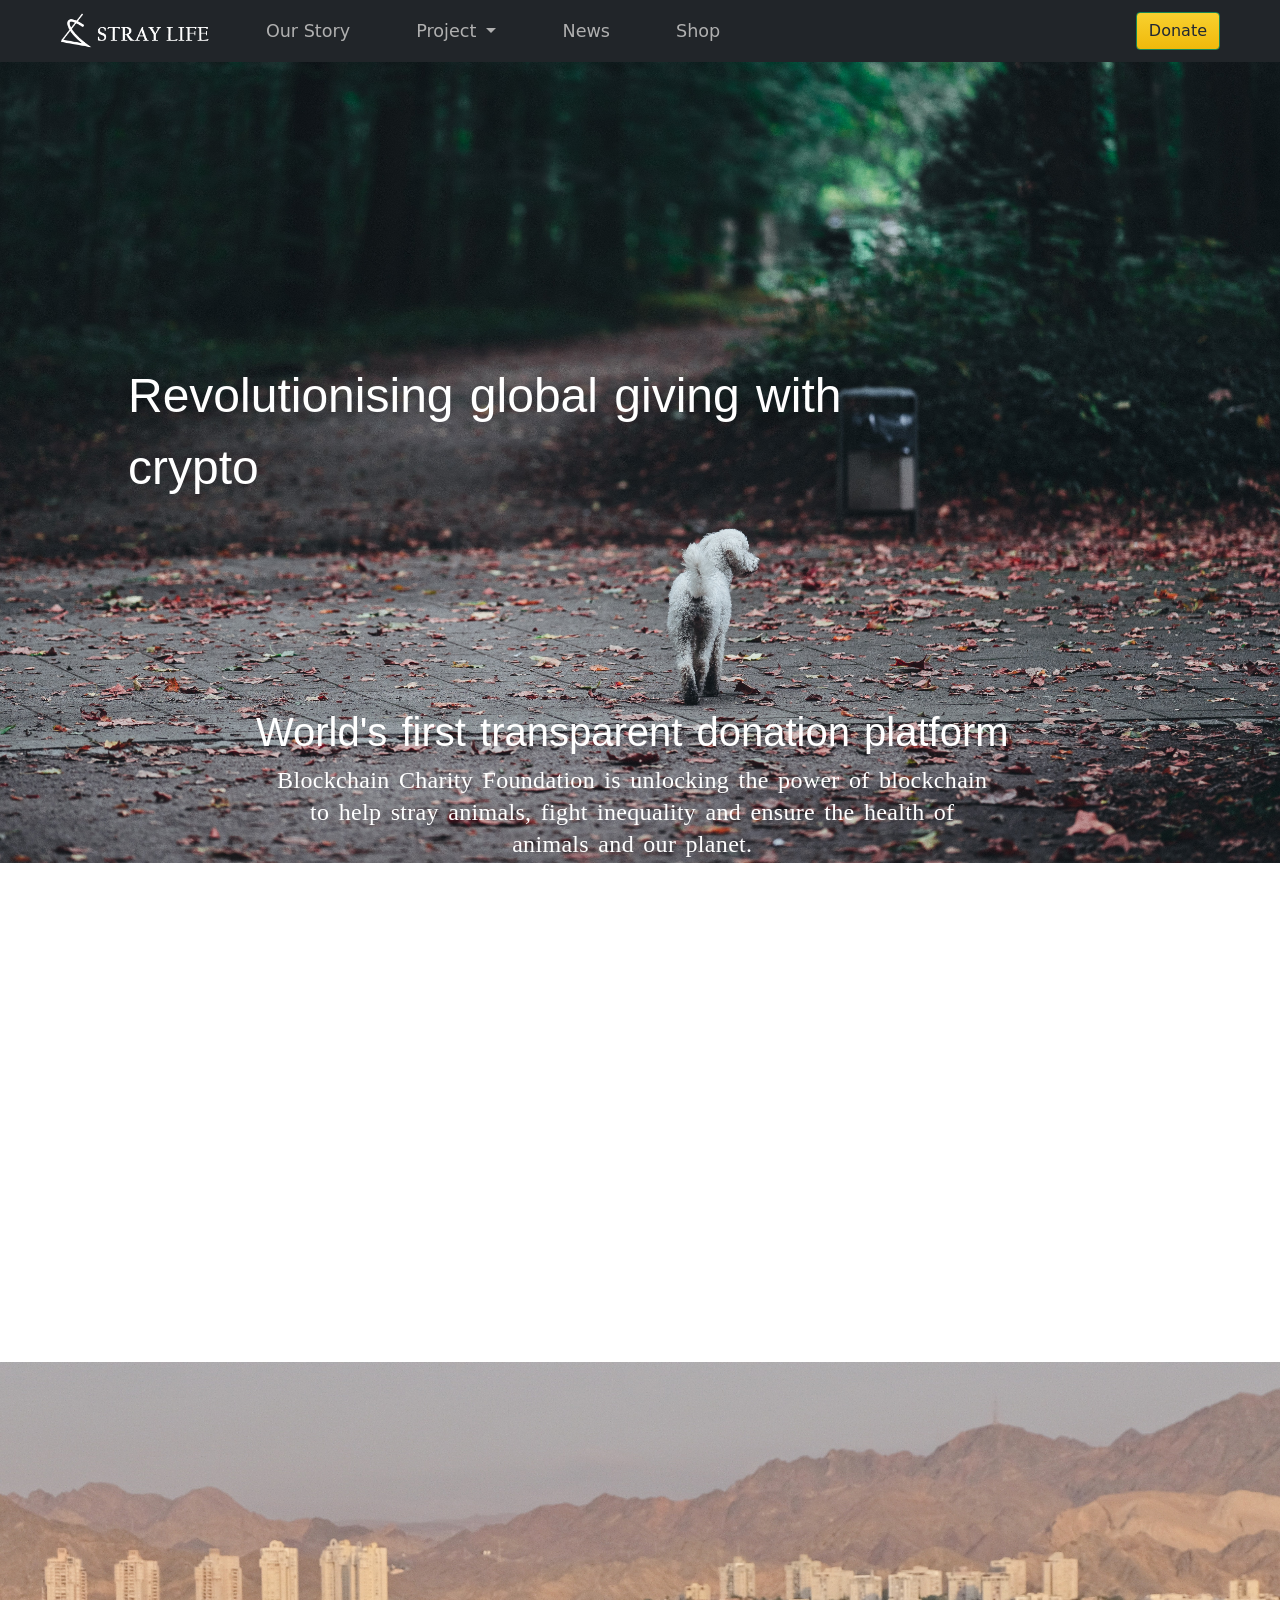
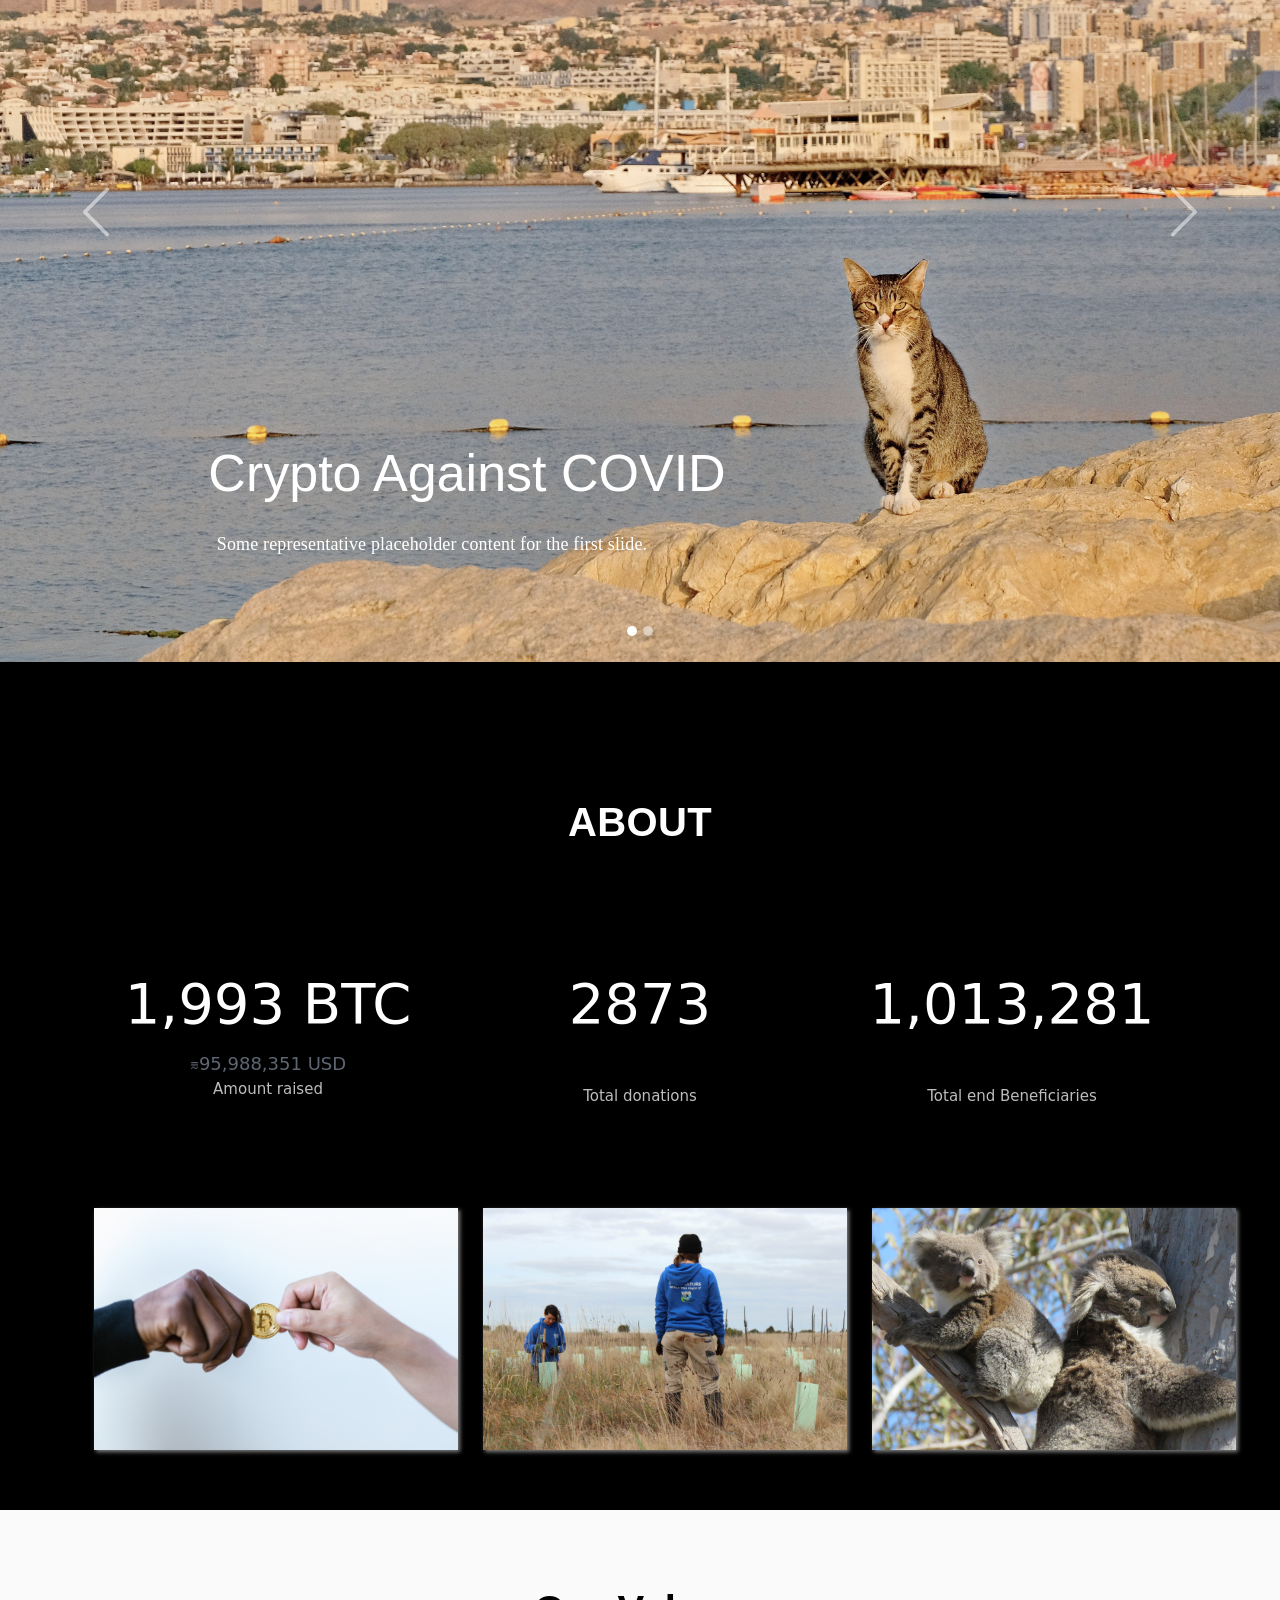
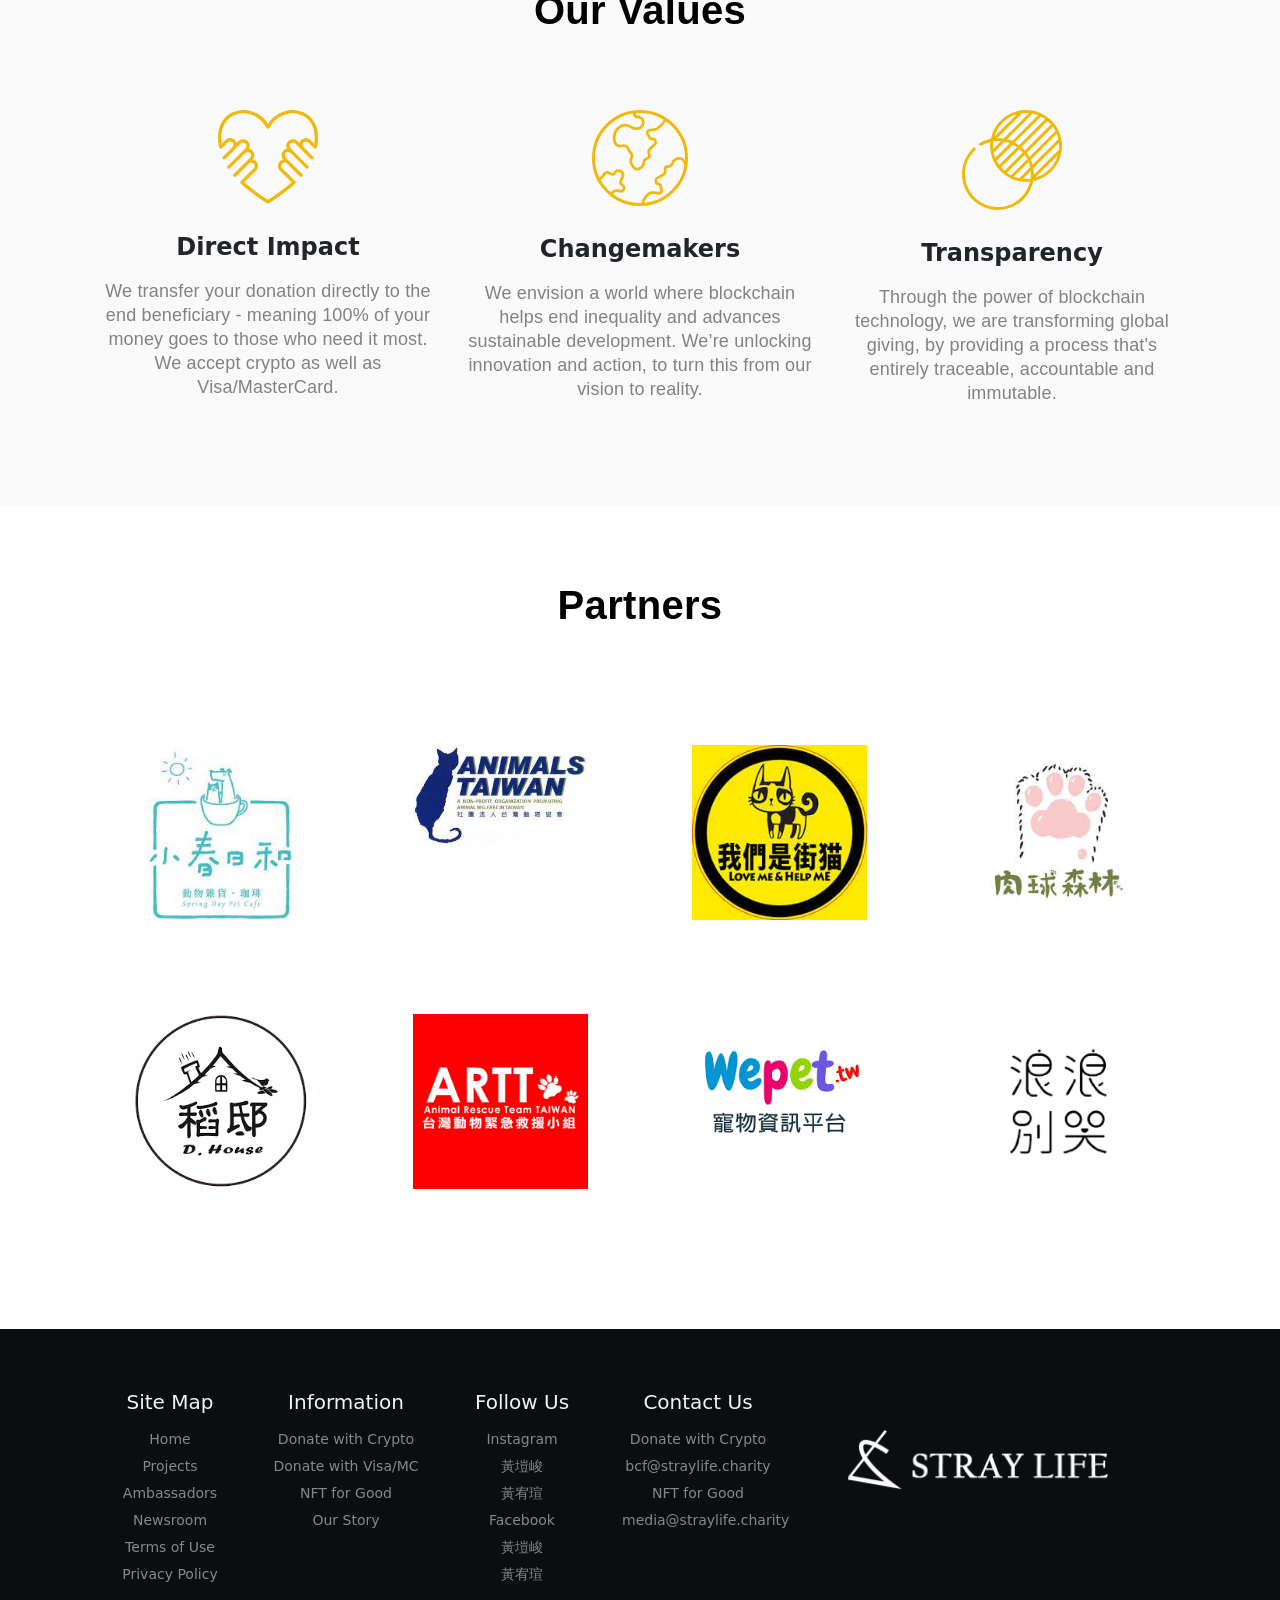
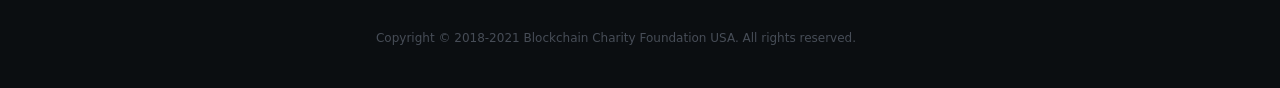
<file: index.html>
<!DOCTYPE html>
<html lang="en">

<head>
    <meta charset="UTF-8">
    <meta name="viewport" content="width=device-width, initial-scale=1.0">
    <title>STRAY LIFE</title>
    <link href="https://cdn.jsdelivr.net/npm/bootstrap@5.0.2/dist/css/bootstrap.min.css" rel="stylesheet" integrity="sha384-EVSTQN3/azprG1Anm3QDgpJLIm9Nao0Yz1ztcQTwFspd3yD65VohhpuuCOmLASjC" crossorigin="anonymous">
    <link rel="icon" href="img\LOGO黑色版.png">
    <link rel="stylesheet" href="css/bootstrap.min.css">
    <link rel="stylesheet" href="css/style.css">
    <script src="https://cdnjs.cloudflare.com/ajax/libs/popper.js/1.16.0/umd/popper.min.js"></script>
</head>

<body>
    <!-- 回到TOP的BUTTON -->
    <button onclick="topFunction()" id="myBtn" title="Go to top">Top</button>
    <script>
        //Get the button
        var mybutton = document.getElementById("myBtn");

        // When the user scrolls down 20px from the top of the document, show the button
        window.onscroll = function() {
            scrollFunction()
        };

        function scrollFunction() {
            if (document.body.scrollTop > 20 || document.documentElement.scrollTop > 20) {
                mybutton.style.display = "block";
            } else {
                mybutton.style.display = "none";
            }
        }

        // When the user clicks on the button, scroll to the top of the document
        function topFunction() {
            document.body.scrollTop = 0;
            document.documentElement.scrollTop = 0;
        }
    </script>
            <nav class="navbar navbar-expand-lg navbar-light bg-dark fixed-top ">
                <a class="navbar-brand" href="index.html"><img src="img\LOGONAME去被.png" style="height:36px;width:100%" alt=""></a>
                <button class="navbar-toggler" type="button" data-toggle="collapse" data-target="#navbarSupportedContent" aria-controls="navbarSupportedContent" aria-expanded="false" aria-label="Toggle navigation">
                <span class="navbar-toggler-icon"></span>
              </button>
                <div class="collapse navbar-collapse " id="navbarSupportedContent">
                    <ul class="navbar-nav mr-auto">
                        <li class="nav-item active">
                            <a class="nav-link" href="our_story.html" style="color:#B0B0B0;">Our Story<span class="sr-only"></span></a>
                        </li>
                        <li class="nav-item dropdown">
                            <a class="nav-link dropdown-toggle" href="project.html" style="color:#B0B0B0;" id="navbarDropdown" role="button" data-toggle="dropdown" aria-haspopup="true" aria-expanded="false">
                                Project
                            </a>
                            <div class="dropdown-menu" aria-labelledby="navbarDropdown">
                                <a class="dropdown-item" href="#">Action</a>
                                <a class="dropdown-item" href="#">Another action</a>
                                <div class="dropdown-divider"></div>
                                <a class="dropdown-item" href="#">Something else here</a>
                            </div>
                        </li>
                        <li class="nav-item">
                            <a class="nav-link" href="#" style="color:#B0B0B0;">News</a>
                        </li>
                        <li class="nav-item">
                            <a class="nav-link disabled" href="#" style="color:#B0B0B0;" tabindex="-1" aria-disabled="true">Shop</a>
                        </li>
                    </ul>
        
        
                </div>
                <button class="btn btn-outline-success my-2 my-sm-0 " type="submit ">Donate</button>
            </nav>
        
            <div id="trigger" class="trigger">
                <div class="background" id="background">
                    <img src="img\pexels-omar-ramadan-5981109.jpg" alt="cat" style="width:100%;">
                    <div id="text" class="text">
                        Revolutionising global giving with crypto
                    </div>
                    <div id="text2" class="text2">
                        <div>
                            <h1>World's first transparent donation platform</h1>
                            <p>Blockchain Charity Foundation is unlocking the power of blockchain to help stray animals, fight inequality and ensure the health of animals and our planet.</p>
                        </div>
                    </div>
                </div>
            </div>
            
        
        
            <div class="banner" id="section0">
                <div id="carouselExampleCaptions" class="carousel slide" data-bs-ride="carousel">
                    <div class="carousel-indicators">
                        <button type="button" style="border-radius:50%;width:10px;height:10px;" data-bs-target="#carouselExampleCaptions" data-bs-slide-to="0" class="active" aria-current="true" aria-label="Slide 1"></button>
                        <button type="button" style="border-radius:50%;width:10px;height:10px;" data-bs-target="#carouselExampleCaptions" data-bs-slide-to="1" aria-label="Slide 2"></button>
                    </div>
                    <div class="carousel-inner">
                        <div class="carousel-item active"> <img src="img\pexels-leon-natan-4544881.jpg" class="d-block w-100" alt="...">
                            <div class="carousel-caption d-none d-md-block">
                                <h2 class="cap-1">Crypto Against COVID
                                </h2>
                                <p class="cap-2">Some representative placeholder content for the first slide.</p>
                            </div>
                            <!-- <a href="index.html" class="cart-btn1">More</a> -->
                        </div>
                        <div class="carousel-item">
                            <img src="img\pexels-roman-odintsov-5667848.jpg" class="d-block w-100" alt="...">
        
                            <div class="carousel-caption d-none d-md-block">
                                <h2 class="cap-1">Crypto Against COVID
                                </h2>
                                <p class="cap-2">Some representative placeholder content for the first slide.</p>
                            </div>
                        </div>
                        <!-- <div class="carousel-item">
                            <img src="img\pexels-nothing-ahead-7223530.jpg" class="d-block w-100" alt="...">
                            <div class="carousel-caption d-none d-md-block">
                                <h2 class="cap-1">Crypto Against COVID
                                </h2>
                                <p class="cap-2">Some representative placeholder content for the first slide.</p>
                            </div>
                        </div> -->
                    </div>
                    <button class="carousel-control-prev" type="button" data-bs-target="#carouselExampleCaptions" data-bs-slide="prev">
                      <span class="carousel-control-prev-icon" aria-hidden="true"></span>
                      <span class="visually-hidden">Previous</span>
                    </button>
                    <button class="carousel-control-next" type="button" data-bs-target="#carouselExampleCaptions" data-bs-slide="next">
                      <span class="carousel-control-next-icon" aria-hidden="true"></span>
                      <span class="visually-hidden">Next</span>
                    </button>
        
                </div>
            </div>
            <div class="impact" id="section1">
                <div class="container ">
                    <div class="row">
                        <div class="col-12">
                            <p class="title text-center" stye="padding-top:130px;">ABOUT</p>
                        </div>
                    </div>
                    <div class="row">
                        <div class="col-md-4 text-center">
                            <div class="l-1">1,993 BTC</div>
                            <div class="m-1">⩳95,988,351 USD</div>
                            <div class="s-1">Amount raised</div>
                        </div>
                        <div class="col-md-4 text-center">
                            <div class="l-1">2873</div>
                            <div class="m-1"></div>
                            <div class="s-1">Total donations</div>
                        </div>
                        <div class="col-md-4 text-center">
                            <div class="l-1">1,013,281</div>
                            <div class="m-1"></div>
                            <div class="s-1">Total end Beneficiaries</div>
                        </div>
                    </div>
                    <div class="row">
                        <div class="i col-12 ">
                            <div class="col-md-4 text-center">
                                <img src="img\Binance Charity Wallet.jpg" alt="cat" style="width:100%;height:100%;object-fit: cover;">
                            </div>
                            <div class="col-md-4 text-center">
                                <img src="img\protect our planet.jpg" alt="cat" style="width:100%;height:100%;
                               object-fit: cover;">
                            </div>
                            <div class="col-md-4 text-center">
                                <img src="img\restoring habitats.png" alt="cat" style="width:100%;height:100%;
                               object-fit: cover;">
                            </div>
                        </div>
                    </div>
                </div>
            </div>
            <div class="value" id="section2" style="background-color:#fafafa">
                <div class="container">
                    <div class="row">
                        <div class="col-12">
                            <p class="title text-center" style="color:black">Our Values</p>
                        </div>
                    </div>
                    <div class="row">
                        <div class="col-md-4 text-center">
                            <svg width="100" height="94" viewBox="0 0 100 94" fill="none" xmlns="http://www.w3.org/2000/svg"><path d="M91.8286 6.5948C85.7978 1.27576 77.6702 -1.00152 69.7538 0.409498C61.5471 1.87794 54.359 6.78328 50.0001 13.8901C45.6413 6.78328 38.4532 1.87794 30.2465 0.409498C22.3303 -0.999368 14.2035 1.27771 8.17168 6.5948C0.918555 13.2422 -1.67104 24.4766 1.06681 37.4201C1.07696 37.4687 1.10958 37.5049 1.12384 37.5516C1.19357 37.7627 1.30041 37.9596 1.43948 38.133C1.47093 38.1709 1.48382 38.2178 1.51956 38.2536C1.56566 38.2879 1.61352 38.3198 1.66313 38.3491C1.74809 38.4188 1.83989 38.4799 1.93717 38.5311C2.12292 38.6286 2.32586 38.6895 2.53466 38.7102C2.58994 38.7157 2.64248 38.7421 2.69775 38.7421C2.75733 38.7337 2.81651 38.7221 2.87472 38.7075C2.93077 38.71 2.98683 38.7096 3.04269 38.7061C3.09153 38.6958 3.12766 38.6633 3.17473 38.6491C3.28021 38.6159 3.38197 38.5719 3.47827 38.5178C3.57768 38.4659 3.67144 38.4036 3.75797 38.3319C3.79508 38.3008 3.84118 38.2883 3.87594 38.2536L9.73896 32.3921L9.75849 32.3792C11.0437 31.0903 13.1261 31.0729 14.4328 32.34C15.7395 33.607 15.7862 35.689 14.5373 37.0132L4.92092 46.6296C4.49824 47.0497 4.33222 47.6638 4.48535 48.2398C4.63848 48.8158 5.08773 49.2663 5.66315 49.421C6.23857 49.5756 6.85306 49.4114 7.27457 48.9899L16.7856 39.479C16.7987 39.4665 16.8161 39.463 16.8292 39.4501C16.854 39.4253 16.8698 39.3954 16.8942 39.3704L22.6746 33.59C22.6893 33.5763 22.7088 33.5722 22.7231 33.558C24.0405 32.2948 26.1193 32.2948 27.4368 33.558C28.7287 34.8543 28.7353 36.9496 27.4514 38.2539L27.4319 38.2668L9.68524 56.0153C9.26432 56.4364 9.09986 57.0499 9.25397 57.6251C9.40808 58.2003 9.85732 58.6494 10.4324 58.8035C11.0074 58.9576 11.6211 58.7931 12.0422 58.3722L27.4483 42.9841L27.4886 42.9436C28.8056 41.677 30.8973 41.708 32.1763 43.0132C33.4553 44.3183 33.4438 46.4102 32.1507 47.7013L28.6175 51.2351L28.6156 51.2367L28.6148 51.2377L15.7371 64.1159C15.316 64.537 15.1518 65.1505 15.3059 65.7257C15.46 66.3008 15.9092 66.75 16.4842 66.9041C17.0593 67.0582 17.673 66.8938 18.0941 66.4729L30.9745 53.5915C32.2765 52.2899 34.3872 52.2904 35.6888 53.5925C36.9904 54.8945 36.9901 57.0052 35.6878 58.3068C35.6808 58.3138 35.6788 58.3238 35.6718 58.331L22.7543 71.2485C22.7459 71.2569 22.7438 71.2684 22.7356 71.2768C22.727 71.2856 22.7153 71.2886 22.707 71.2973C22.6461 71.3788 22.5934 71.4657 22.5492 71.5573C22.4846 71.6436 22.4285 71.7362 22.3816 71.8333C22.3508 71.9364 22.3301 72.0423 22.3201 72.1493C22.2523 72.3507 22.2568 72.5695 22.3324 72.7681C22.3469 72.875 22.3719 72.9802 22.4068 73.0822C22.4588 73.1797 22.5199 73.2719 22.5899 73.3576C22.6367 73.4451 22.6918 73.5281 22.7545 73.6053C22.7629 73.6137 22.7744 73.616 22.7828 73.624C22.7916 73.6324 22.7946 73.6441 22.8033 73.6524C30.9434 80.9643 39.7589 87.4875 49.1313 93.1343C49.6652 93.4599 50.3361 93.4599 50.8697 93.1343C60.2419 87.4875 69.0574 80.9643 77.1975 73.6524C77.2065 73.6441 77.2092 73.6324 77.218 73.624C77.2264 73.6158 77.238 73.6135 77.2464 73.6053C77.3089 73.5281 77.3639 73.4451 77.411 73.3576C77.4807 73.2721 77.5421 73.1797 77.594 73.0822C77.6472 72.8769 77.6921 72.6695 77.7282 72.4605C77.7222 72.3554 77.7063 72.2513 77.6805 72.1493C77.6706 72.0421 77.6501 71.9362 77.619 71.8333C77.5721 71.7362 77.5159 71.6436 77.4514 71.5573C77.4073 71.4657 77.3544 71.3788 77.2934 71.2973C77.2852 71.2884 77.2735 71.2856 77.2649 71.2768C77.2567 71.2684 77.2546 71.2569 77.2462 71.2485L64.3287 58.331C64.3216 58.3238 64.3197 58.314 64.3126 58.3068C63.0106 57.0052 63.0102 54.8945 64.3117 53.5925C65.6133 52.2904 67.724 52.2901 69.026 53.5915L81.9064 66.4729C82.5572 67.1237 83.6123 67.1237 84.2633 66.4729C84.9141 65.822 84.9141 64.7667 84.2633 64.1159L71.3859 51.2371L71.3851 51.2361L71.3831 51.2345L67.8499 47.7006C67.0075 46.8585 66.6786 45.6311 66.9866 44.4806C67.2946 43.3302 68.1931 42.4313 69.3436 42.1229C70.494 41.8145 71.7216 42.1432 72.5639 42.9853L72.5838 42.9985L87.9586 58.3718C88.6104 59.017 89.6611 59.0144 90.3096 58.3658C90.958 57.7173 90.9608 56.6667 90.3154 56.0149L74.9335 40.6476L74.9206 40.6283C74.9101 40.6175 74.897 40.6107 74.8863 40.6002L72.5686 38.2664L72.5637 38.2631C71.2634 36.9623 71.2636 34.8538 72.5645 33.5535C73.8653 32.2532 75.9738 32.2534 77.2741 33.5543C77.2883 33.5685 77.3079 33.5728 77.3223 33.5865L82.9449 39.2091C83.0121 39.2892 83.0832 39.3632 83.1719 39.4521L83.1742 39.4548L83.1746 39.455L83.1758 39.4563L92.7255 48.9897C93.1468 49.4112 93.7613 49.5757 94.3369 49.4208C94.9125 49.2661 95.3616 48.8157 95.5147 48.2396C95.6679 47.6636 95.5018 47.0497 95.0792 46.6294L85.5148 37.0863C85.4859 37.0492 85.453 37.0152 85.4216 36.9802L85.4138 36.9675C84.2129 35.6522 84.2647 33.6234 85.531 32.371C86.8478 31.1112 88.9232 31.1112 90.2398 32.371L96.1239 38.2536C96.1587 38.2883 96.205 38.3008 96.2419 38.3319C96.4159 38.4715 96.6134 38.579 96.8253 38.6489C96.8724 38.6631 96.9085 38.6956 96.9574 38.7059C97.0703 38.7294 97.1853 38.7413 97.3006 38.7413L97.3023 38.7417H97.3029H97.3039C97.5064 38.7397 97.7068 38.7006 97.8951 38.6262C97.9469 38.6008 97.9973 38.5727 98.0461 38.542C98.1797 38.4774 98.3037 38.395 98.4153 38.2971C98.4352 38.2789 98.4614 38.2727 98.4807 38.2536C98.5159 38.2184 98.5286 38.1719 98.5598 38.1344C98.6458 38.0342 98.7192 37.9236 98.7782 37.8055C98.8157 37.7301 98.8473 37.6518 98.8723 37.5715C98.8952 37.5221 98.9155 37.4717 98.9331 37.4203C101.671 24.4766 99.0815 13.2422 91.8286 6.5948ZM96.2122 33.6285L92.5968 30.014C89.9603 27.4967 85.8107 27.4967 83.174 30.014C82.3499 30.8447 81.7581 31.877 81.4573 33.008L79.6467 31.1973C79.6211 31.1715 79.5865 31.1629 79.5594 31.1393C77.2505 28.8767 73.6477 28.6056 71.0263 30.4973C68.4049 32.389 67.5267 35.8935 68.9463 38.7977C66.6497 39.2354 64.7529 40.8492 63.953 43.0458C63.1532 45.2424 63.5681 47.6982 65.0455 49.51C63.8773 49.7927 62.8086 50.3894 61.9553 51.2357C59.3715 53.8286 59.3585 58.0189 61.9262 60.6276C61.9385 60.6409 61.9422 60.6585 61.9553 60.6714L73.6399 72.356C66.2715 78.8204 58.3625 84.6414 49.9999 89.755C41.6374 84.6412 33.7283 78.8204 26.36 72.356L38.0446 60.6714C38.0577 60.6585 38.0612 60.6409 38.0737 60.6276C40.6414 58.0187 40.6283 53.8286 38.0446 51.2357C37.1905 50.3901 36.1218 49.7936 34.9538 49.5106C36.4306 47.6996 36.8461 45.2451 36.0476 43.0489C35.2491 40.8527 33.3545 39.2382 31.0593 38.7983C32.2951 36.254 31.7874 33.2068 29.7938 31.2004C27.1864 28.7075 23.0875 28.6792 20.446 31.136C20.4167 31.1616 20.3794 31.1709 20.3516 31.1989L18.5271 33.0234C18.2377 31.8899 17.6515 30.8541 16.8292 30.022C14.2414 27.4393 10.0562 27.4225 7.44762 29.9844C7.43414 29.997 7.41637 30.0008 7.40328 30.0138L3.78766 33.6283C2.28269 23.2086 4.6293 14.3624 10.4242 9.05235C15.7227 4.46909 22.7975 2.50356 29.701 3.69718C37.5383 4.99764 44.2281 10.0549 48.5366 17.9396C48.855 18.4398 49.4069 18.7429 49.9999 18.7429C50.5929 18.7429 51.1449 18.44 51.4633 17.9396C55.7719 10.0549 62.4616 4.99783 70.2989 3.69718C77.2022 2.50395 84.2768 4.46929 89.5757 9.05235C95.3706 14.3626 97.7174 23.2088 96.2122 33.6285Z" fill="#F0B90B"></path>
                            </svg>
                            <div class="l">Direct Impact</div>
                            <!-- <div class="m"></div> -->
                            <div class="s">We transfer your donation directly to the end beneficiary - meaning 100% of your money goes to those who need it most. We accept crypto as well as Visa/MasterCard.</div>
                        </div>
                        <div class="col-md-4 text-center">
                            <svg width="96" height="96" viewBox="0 0 96 96" fill="none" xmlns="http://www.w3.org/2000/svg"><path d="M45.0024 60.5919C42.2305 60.5919 39.7099 58.0397 37.6742 53.1469C37.323 52.2581 37.1758 51.3018 37.2433 50.3485C37.3108 49.3952 37.5914 48.4692 38.0643 47.6387C38.5389 46.9249 38.7146 46.0534 38.5536 45.2114C38.3925 44.3695 37.9076 43.6243 37.2031 43.136C36.2178 42.2423 35.5307 41.0676 35.2347 39.7707C35.1935 39.5962 35.1482 39.452 35.1042 39.3078C34.815 38.5434 34.2661 37.9052 33.5537 37.5048C32.8412 37.1045 32.0105 36.9677 31.2073 37.1183C29.8648 37.3621 28.497 37.4368 27.1359 37.3408C25.9816 37.2247 24.8813 36.7943 23.9547 36.0963C23.028 35.3983 22.3106 34.4595 21.8805 33.382C20.5984 30.1125 20.4337 26.5106 21.4121 23.1377C21.9387 21.2686 22.8741 19.54 24.1508 18.0768C25.4274 16.6137 27.0134 15.4526 28.7939 14.6776C30.6356 13.9034 32.6487 13.6275 34.6308 13.8775C36.613 14.1276 38.4945 14.8947 40.0863 16.102C40.6227 16.508 41.235 16.8023 41.8871 16.9674C43.6459 17.4598 45.5179 17.3594 47.2139 16.6817C48.0593 16.295 48.7697 15.6644 49.2539 14.8708C49.738 14.0773 49.9738 13.1571 49.9309 12.2285C49.8978 11.4323 49.6217 10.6653 49.1397 10.0307C48.7072 9.52691 48.1769 9.11619 47.581 8.82341C46.985 8.53063 46.3358 8.36189 45.6728 8.32742C44.789 8.31448 43.9212 8.08951 43.1424 7.67145C42.3637 7.25338 41.6967 6.65444 41.1975 5.92497L41.0368 5.62827V5.28762C41.058 3.60764 41.6653 1.98781 42.7538 0.708008L44.9241 2.39205C44.3391 3.07646 43.952 3.90762 43.8046 4.79587C44.4157 5.28337 45.1664 5.56297 45.9475 5.59393C46.9895 5.6556 48.0071 5.93499 48.9345 6.41408C49.862 6.89318 50.6787 7.56135 51.332 8.37549C52.1482 9.4481 52.6169 10.7446 52.6754 12.0911C52.7431 13.573 52.3656 15.0412 51.5915 16.3066C50.8174 17.5721 49.6822 18.5768 48.3321 19.1913C46.0928 20.1182 43.6097 20.2776 41.2703 19.6446C40.2553 19.3971 39.3011 18.9462 38.4654 18.319C37.2596 17.3837 35.8257 16.7878 34.3121 16.5929C32.7986 16.398 31.2605 16.6112 29.857 17.2105C28.4547 17.8253 27.2067 18.7442 26.2032 19.9007C25.1997 21.0572 24.4659 22.4223 24.0549 23.8973C23.2289 26.6896 23.3638 29.6783 24.4381 32.3848C24.6791 32.9899 25.0812 33.5174 25.6009 33.91C26.1206 34.3025 26.738 34.5451 27.3859 34.6114C28.5096 34.6862 29.6381 34.6212 30.7458 34.4177C32.1974 34.1608 33.6931 34.4253 34.9685 35.1645C36.2439 35.9038 37.2169 37.0702 37.7154 38.4575C37.7937 38.7103 37.8528 38.9177 37.905 39.1251C38.0728 39.87 38.4593 40.5478 39.0149 41.0715C40.1794 41.9798 40.9711 43.2831 41.2403 44.7352C41.5096 46.1874 41.2379 47.6878 40.4764 48.9533C40.1975 49.422 40.0286 49.9479 39.9825 50.4913C39.9363 51.0347 40.0141 51.5816 40.2099 52.0906C41.7909 55.89 43.6961 58.0191 45.2511 57.8282C45.8417 57.6441 50.2634 56.1565 50.4131 52.6442C50.3552 51.2904 50.8018 49.9634 51.6664 48.9201C52.531 47.8769 53.752 47.1917 55.093 46.9973C55.5259 46.8227 55.8923 46.5154 56.1397 46.1195C56.2218 45.9179 56.2218 45.6921 56.1397 45.4904C55.3384 44.0884 55.085 42.4392 55.4285 40.8612C55.772 39.2833 56.688 37.8887 57.9995 36.9466L61.8649 33.3381C62.0433 33.1818 62.1734 32.9779 62.2399 32.7502C62.2296 31.8376 61.864 30.9649 61.2206 30.3175H59.7797C58.8951 30.319 58.0342 30.0316 57.3279 29.499C56.6215 28.9665 56.1083 28.2179 55.8663 27.367C55.6676 26.652 55.3276 25.9841 54.8663 25.4028C54.3479 24.7953 54.0178 24.0499 53.9163 23.2578C53.8148 22.4657 53.9464 21.6612 54.2949 20.9426C54.6247 20.2552 55.1438 19.6762 55.7913 19.2735C56.4387 18.8708 57.1877 18.6612 57.9501 18.6693C61.1094 18.58 64.9555 17.7476 65.4939 16.6954L65.6478 16.3987L65.9225 16.2037C65.9706 16.1694 70.7796 12.7051 72.1408 8.49362L74.7507 9.33977C73.2809 13.8809 68.8442 17.4441 67.7453 18.2682C65.8689 21.0567 59.3882 21.3794 58.0668 21.4165H57.9253C57.6859 21.4102 57.4498 21.4735 57.2457 21.5989C57.0416 21.7242 56.8783 21.9062 56.7756 22.1226C56.6582 22.3661 56.614 22.6386 56.6484 22.9068C56.6828 23.175 56.7943 23.4275 56.9693 23.6335C57.6746 24.5053 58.1961 25.5108 58.5023 26.5895C58.5795 26.8695 58.7461 27.1166 58.9767 27.2931C59.2073 27.4697 59.4893 27.566 59.7797 27.5676H61.3456C61.8439 27.6092 62.3253 27.7678 62.7508 28.0303C63.1763 28.2928 63.534 28.6519 63.7948 29.0785C64.7156 30.334 65.1099 31.8993 64.8937 33.4411C64.6971 34.1744 64.2931 34.8355 63.7302 35.3449L59.8209 38.9946C56.8402 41.5166 58.4583 44.0179 58.5297 44.1237L58.6671 44.3984C58.8572 44.8566 58.9515 45.3489 58.9445 45.8449C58.9374 46.341 58.829 46.8303 58.6259 47.283C58.0397 48.3757 57.0707 49.2136 55.9048 49.636L55.63 49.7033C54.9157 49.7807 54.2591 50.1319 53.7981 50.683C53.3371 51.2342 53.1075 51.9425 53.1576 52.6593C52.9103 58.5246 46.1961 60.4257 45.9104 60.5039L45.773 60.5328C45.5183 60.5739 45.2605 60.5937 45.0024 60.5919Z" fill="#F0B90B"></path>
                            <path d="M52.1287 94.7748H49.3815C49.3815 87.7543 55.2716 83.2997 56.2853 82.5854C58.6204 80.2406 64.7234 81.3862 66.564 81.7997L66.803 81.8725C67.022 81.9206 67.2502 81.9065 67.4616 81.8317C67.673 81.7569 67.8593 81.6245 67.9994 81.4494C68.175 81.239 68.2858 80.9823 68.3185 80.7102C68.3511 80.4381 68.3042 80.1624 68.1835 79.9165C67.7138 78.8992 67.4621 77.795 67.4445 76.6747C67.4367 76.3845 67.3345 76.1047 67.1532 75.8779C66.972 75.6511 66.7217 75.4896 66.4404 75.4179L64.9294 75.0347C64.4558 74.872 64.0274 74.5998 63.6791 74.24C63.3308 73.8802 63.0725 73.4432 62.9253 72.9646C62.3417 71.5167 62.3491 69.8976 62.9459 68.4551C63.3115 67.7896 63.8672 67.2482 64.542 66.9002L69.2261 64.3397C72.7411 62.6378 71.7906 59.8165 71.748 59.6969L71.6793 59.3989C71.6079 58.9069 71.6381 58.4055 71.7681 57.9257C71.898 57.4459 72.1249 56.9978 72.4348 56.6091C73.2725 55.6944 74.4187 55.1215 75.6532 55.0006L75.7988 54.9882L75.9444 55.0047C76.6545 55.1067 77.3765 54.9309 77.9602 54.5138C78.5438 54.0967 78.9441 53.4706 79.0776 52.7657C80.7602 47.1339 87.7396 46.9636 88.0363 46.9595C92.2203 47.3001 94.8439 52.6256 95.3411 56.1201L92.62 56.5074C92.2477 53.8866 90.2766 49.9745 88.0143 49.7094C87.4003 49.7383 82.7465 50.0776 81.7355 53.4525C81.453 54.7774 80.6892 55.9503 79.5918 56.7445C78.4944 57.5387 77.1414 57.8976 75.7947 57.7519C75.3301 57.8138 74.8973 58.0216 74.5584 58.3453C74.4253 58.5216 74.3662 58.7429 74.3936 58.9621C74.8262 60.5189 74.6652 62.1809 73.9419 63.6258C73.2186 65.0707 71.9844 66.1955 70.4788 66.782L65.8401 69.3177C65.6357 69.4181 65.4655 69.5768 65.3511 69.7737C65.2357 70.2145 65.2088 70.6739 65.272 71.1251C65.3352 71.5764 65.4872 72.0107 65.7192 72.4028L67.1148 72.7572C67.9725 72.9745 68.7359 73.4655 69.2892 74.1559C69.8425 74.8463 70.1555 75.6983 70.1807 76.5827C70.1887 77.3206 70.3481 78.049 70.6491 78.7228C71.0024 79.4428 71.1386 80.2501 71.041 81.0462C70.9435 81.8423 70.6164 82.5928 70.0997 83.2063C69.617 83.7978 68.9724 84.2358 68.2447 84.4669C67.517 84.6979 66.7377 84.7119 66.0022 84.5071L65.8346 84.4549C62.8127 83.7969 58.9734 83.6719 58.2028 84.5441L57.9281 84.779C57.8883 84.8161 52.1287 88.7488 52.1287 94.7748Z" fill="#F0B90B"></path>
                            <path d="M19.1333 86.1505C18.9485 86.1504 18.7658 86.1125 18.5962 86.0393C18.2614 85.8965 17.9969 85.6266 17.8609 85.2889C17.7249 84.9513 17.7285 84.5735 17.8709 84.2385L18.1457 83.5915C18.9194 81.812 20.3677 80.4124 22.1726 79.7C23.9775 78.9877 25.9914 79.0208 27.7719 79.7921C28.2797 80.0042 28.8501 80.0107 29.3626 79.8103C29.8752 79.6099 30.2899 79.2182 30.5191 78.7179C30.633 78.4532 30.6923 78.1682 30.6936 77.88C30.694 77.4733 30.5749 77.0755 30.3513 76.7358C30.1276 76.3962 29.8091 76.1297 29.4353 75.9693C28.7239 75.6566 28.119 75.1433 27.6948 74.4921C27.2705 73.841 27.0453 73.0803 27.0466 72.3032C27.0457 71.7536 27.1599 71.2099 27.3818 70.707L29.3433 66.1741C29.5041 65.815 29.5916 65.4273 29.6008 65.0339C29.61 64.6405 29.5407 64.2492 29.3969 63.883C29.1799 63.3279 28.8032 62.8496 28.3144 62.5087C27.8255 62.1678 27.2465 61.9795 26.6507 61.9677C26.0548 61.956 25.4688 62.1212 24.9669 62.4426C24.465 62.7639 24.0697 63.227 23.831 63.7731C23.4683 64.5804 22.805 65.2144 21.982 65.5402C21.1591 65.866 20.2415 65.8579 19.4245 65.5176L15.908 63.9873C15.6491 63.8737 15.3702 63.8123 15.0875 63.8067C14.8048 63.801 14.5237 63.8513 14.2604 63.9545C13.9971 64.0578 13.7568 64.212 13.5533 64.4083C13.3497 64.6046 13.187 64.8392 13.0743 65.0986C12.3912 66.6674 11.3378 68.047 10.0043 69.1192C9.09256 69.8627 8.05323 70.4343 6.937 70.8059C6.76498 70.8648 6.58297 70.889 6.40154 70.877C6.2201 70.865 6.04286 70.8171 5.88008 70.7361C5.7173 70.6551 5.57222 70.5425 5.45327 70.405C5.33431 70.2675 5.24384 70.1077 5.18711 69.935C5.13037 69.7622 5.1085 69.5799 5.12276 69.3987C5.13702 69.2174 5.18713 69.0408 5.27017 68.879C5.35322 68.7172 5.46756 68.5736 5.60655 68.4564C5.74554 68.3391 5.90643 68.2507 6.07987 68.1961C6.88021 67.9258 7.62486 67.5125 8.27765 66.9763C9.26641 66.1858 10.048 65.1665 10.5551 64.0066C10.8122 63.416 11.1833 62.8819 11.6471 62.435C12.1109 61.988 12.6583 61.6369 13.258 61.4017C13.8577 61.1666 14.4978 61.052 15.1418 61.0646C15.7858 61.0772 16.421 61.2166 17.0111 61.475L20.511 62.9984C20.6616 63.0603 20.8305 63.0606 20.9813 62.9992C21.1322 62.9378 21.2528 62.8196 21.3173 62.6701C21.614 61.9695 22.0466 61.3347 22.5902 60.8024C23.1339 60.2701 23.7776 59.8509 24.4843 59.5691C25.191 59.2872 25.9466 59.1483 26.7073 59.1604C27.468 59.1725 28.2188 59.3353 28.9161 59.6394C29.6135 59.9436 30.2437 60.383 30.7701 60.9323C31.2965 61.4816 31.7088 62.1298 31.9831 62.8394C32.2573 63.5491 32.3881 64.3061 32.3679 65.0667C32.3477 65.8272 32.1768 66.5762 31.8653 67.2703L29.9051 71.8032C29.8349 71.9606 29.7985 72.1309 29.798 72.3032C29.7988 72.5451 29.8692 72.7818 30.0007 72.9849C30.1322 73.188 30.3193 73.349 30.5397 73.4488C31.4043 73.8226 32.1404 74.4415 32.6572 75.229C33.174 76.0165 33.4488 76.9381 33.4477 77.88C33.4482 78.6822 33.2491 79.4719 32.8683 80.1779C32.4875 80.8839 31.9369 81.4841 31.2663 81.9243C30.5957 82.3644 29.8261 82.6308 29.0268 82.6993C28.2276 82.7678 27.4239 82.6364 26.6881 82.3168C25.5774 81.8335 24.3203 81.8106 23.1927 82.253C22.065 82.6954 21.1589 83.567 20.6731 84.6767L20.3984 85.314C20.2929 85.5622 20.1167 85.7739 19.8917 85.9227C19.6668 86.0715 19.403 86.1507 19.1333 86.1505Z"fill="#F0B90B"></path>
                            <circle cx="48" cy="48" r="46.5" stroke="#F0B90B" stroke-width="3"></circle>
                            </svg>
                            <div class="l">Changemakers</div>
                            <div class="s">We envision a world where blockchain helps end inequality and advances sustainable development. We’re unlocking innovation and action, to turn this from our vision to reality.</div>
                        </div>
                        <div class="col-md-4 text-center">
                            <svg width="100" height="100" viewBox="0 0 100 100" fill="none" xmlns="http://www.w3.org/2000/svg">
                            <path d="M99.4033 29.3807C99.3977 29.343 99.3904 29.3055 99.3818 29.2682C98.8221 26.2871 97.8928 23.4354 96.6436 20.7613C96.6092 20.6594 96.5633 20.5609 96.5061 20.4672C95.3439 18.0377 93.9168 15.7582 92.2619 13.6668C92.2006 13.5639 92.1277 13.4662 92.0391 13.3775C92.0271 13.3656 92.0141 13.3555 92.0018 13.3439C90.3762 11.3371 88.5389 9.50859 86.5242 7.89219C86.5129 7.88008 86.5027 7.86738 86.491 7.85547C86.4 7.76465 86.2994 7.68965 86.1934 7.62773C84.0936 5.9832 81.8059 4.56816 79.3695 3.41797C79.2768 3.36113 79.1791 3.31602 79.0783 3.28184C76.3889 2.0416 73.5217 1.12305 70.5254 0.578906C70.4881 0.570508 70.4506 0.563477 70.4129 0.558008C68.3598 0.191406 66.2469 0 64.09 0C62.4312 0 60.7994 0.115625 59.2 0.33418C59.1949 0.33457 59.1898 0.335742 59.1846 0.336328C44.0178 2.41758 31.8398 14.0041 28.8738 28.8748C24.9809 29.6504 21.2318 31.0658 17.7945 33.0779C17.0949 33.4875 16.86 34.3865 17.2693 35.0861C17.6789 35.7857 18.5781 36.0207 19.2773 35.6113C22.1213 33.9465 25.1986 32.727 28.3959 31.9813C28.2549 33.2719 28.1801 34.5822 28.1801 35.91C28.1801 38.0648 28.3713 40.176 28.7369 42.2271C28.7428 42.2674 28.75 42.3074 28.7592 42.3471C29.3033 45.3424 30.2217 48.2086 31.4615 50.8971C31.4957 50.9982 31.5412 51.0961 31.598 51.1893C32.7484 53.6254 34.1631 55.9129 35.8076 58.0127C35.8697 58.1187 35.9445 58.2193 36.0355 58.3104C36.0471 58.3221 36.0598 58.3318 36.0717 58.343C37.6883 60.3578 39.5168 62.1953 41.524 63.8213C41.5355 63.8336 41.5457 63.8465 41.5576 63.8584C41.6461 63.9469 41.7437 64.0199 41.8465 64.0811C43.9381 65.7361 46.2176 67.1633 48.6471 68.3254C48.7408 68.3828 48.8395 68.4285 48.9412 68.4629C51.6156 69.7125 54.4678 70.6418 57.4494 71.2016C57.4859 71.21 57.5227 71.217 57.5596 71.2227C59.6779 71.6135 61.8604 71.8195 64.09 71.8195C65.4182 71.8195 66.7289 71.7447 68.0199 71.6035C64.6104 86.1773 51.5078 97.0641 35.9098 97.0641C17.7275 97.0641 2.93516 82.2717 2.93516 64.0895C2.93516 54.9211 6.6082 46.4043 13.2775 40.1076C13.867 39.5512 13.8936 38.6223 13.3373 38.0328C12.7807 37.4434 11.8518 37.4168 11.2625 37.973C7.74356 41.2953 4.97402 45.2162 3.03125 49.627C1.02012 54.1947 0 59.0605 0 64.09C0 83.891 16.1094 100 35.9102 100C53.3035 100 67.8463 87.5695 71.1262 71.126C86.0838 68.1424 97.7201 55.8396 99.701 40.549C99.702 40.54 99.7039 40.5312 99.7047 40.5225C99.8992 39.0119 100 37.4725 100 35.91C100 33.6807 99.7939 31.4986 99.4033 29.3807ZM90.84 16.652C91.8197 18.0092 92.7002 19.4426 93.4676 20.943L67.4594 46.9512C66.6566 45.4795 65.7533 44.0705 64.76 42.732L90.84 16.652ZM89.0064 14.3338L62.9047 40.4355C61.8281 39.2084 60.6705 38.0541 59.4381 36.9834L85.5373 10.8844C86.7764 11.9477 87.9367 13.1004 89.0064 14.3338ZM83.2104 9.05957L57.1303 35.1398C55.7859 34.1518 54.3711 33.2541 52.8939 32.4576L78.898 6.45332C80.4051 7.21387 81.8465 8.08555 83.2104 9.05957ZM70.6832 3.59805C72.5246 3.97344 74.3105 4.50332 76.0273 5.17246L50.0961 31.1035C48.4402 30.3887 46.7211 29.7939 44.9484 29.3326L70.6832 3.59805ZM60.0252 3.18613C61.3576 3.02148 62.7141 2.93535 64.0902 2.93535C65.091 2.93535 66.0809 2.98262 67.0594 3.07031L41.5119 28.6178C39.6861 28.3307 37.8154 28.1801 35.9102 28.1801C35.6119 28.1801 35.3141 28.1875 35.0164 28.1949L60.0252 3.18613ZM54.7852 4.27441L32.4545 26.6053C35.6109 15.892 44.0721 7.43066 54.7852 4.27441ZM31.2508 38.8793C31.1629 37.9006 31.1156 36.9107 31.1156 35.91C31.1156 34.5338 31.2018 33.1773 31.3664 31.8449L31.8412 31.3701C33.1867 31.2033 34.5453 31.1154 35.9104 31.1154C36.9111 31.1154 37.901 31.1627 38.8795 31.2504L31.2508 38.8793ZM31.7781 42.5029L42.5029 31.7781C44.3445 32.1533 46.1303 32.6832 47.8471 33.3525L33.3523 47.8475C32.6834 46.1305 32.1533 44.3445 31.7781 42.5029ZM37.2398 55.0303C36.2656 53.6662 35.3939 52.2248 34.6334 50.718L50.7182 34.6332C52.225 35.3939 53.6664 36.2654 55.0305 37.2397L37.2398 55.0303ZM39.0645 57.3572L57.3572 39.0645C58.5963 40.1279 59.7566 41.2805 60.8264 42.5139L42.5141 60.8262C41.2805 59.7566 40.1279 58.5963 39.0645 57.3572ZM44.832 62.6598L62.66 44.832C63.6398 46.1893 64.5201 47.6225 65.2875 49.1229L49.1227 65.2877C47.6225 64.5199 46.1891 63.6395 44.832 62.6598ZM57.3004 68.1801C55.467 67.7949 53.6889 67.258 51.9807 66.5811L66.5813 51.9807C67.258 53.6889 67.7949 55.467 68.1803 57.3004L57.3004 68.1801ZM68.6648 67.8857L67.8859 68.6646C66.64 68.8082 65.3738 68.8846 64.09 68.8846C63.0146 68.8846 61.9516 68.8311 60.9021 68.7299L68.7299 60.9021C68.8311 61.9514 68.8846 63.0145 68.8846 64.09C68.8846 65.3738 68.8084 66.6398 68.6648 67.8857ZM70.6166 54.8641C70.1467 53.0984 69.5453 51.3863 68.8238 49.7383L94.7613 23.801C95.4381 25.5092 95.975 27.2873 96.3602 29.1205L70.6166 54.8641ZM73.0574 67.6449L95.8252 44.877C92.7166 55.8635 84.0435 64.5363 73.0574 67.6449ZM96.8449 39.7057L71.8119 64.7387C71.8158 64.5227 71.8201 64.3068 71.8201 64.0898C71.8201 62.1133 71.657 60.1744 71.3482 58.2838L96.9102 32.7221C97.0113 33.7713 97.0648 34.8344 97.0648 35.91C97.0646 37.1937 96.9883 38.46 96.8449 39.7057Z" fill="#F0B908"></path>
                            </svg>
                            <div class="l">Transparency</div>
                            <div class="s">Through the power of blockchain technology, we are transforming global giving, by providing a process that's entirely traceable, accountable and immutable.</div>
                        </div>
                    </div>
                </div>
            </div>
            <div class="partner" id="section3">
                <div class="container ">
                    <div class="row">
                        <div class="col-12">
                            <p class="title text-center" style="color:black;margin-bottom: 0px;">Partners</p>
                        </div>
                    </div>
                    <div class="row">
                        <div class="col-md-3 text-center">
                            <a class="name col col-lg-3 col-md-4 col-6" target="_blank " href="https://www.facebook.com/SpringDayPetShopCafe/">
                                <img src="img\小村日和.jpeg" alt="小村日和">
                            </a>
                        </div>
                        <div class="col-md-3 text-center">
                            <a class="name col col-lg-3 col-md-4 col-6" target="_blank " href="https://www.facebook.com/SpringDayPetShopCafe/">
                                <img src="img\台灣動物協會.jpeg" alt="小村日和">
                            </a>
                        </div>
                        <div class="col-md-3 text-center">
                            <a class="name col col-lg-3 col-md-4 col-6" target="_blank " href="https://www.facebook.com/SpringDayPetShopCafe/">
                                <img src="img\台灣認養地圖.jpeg" alt="小村日和">
                            </a>
                        </div>
                        <div class="col-md-3 text-center">
                            <a class="name col col-lg-3 col-md-4 col-6" target="_blank " href="https://www.facebook.com/SpringDayPetShopCafe/">
                                <img src="img\肉球森林.jpeg" alt="小村日和">
                            </a>
                        </div>
                        <div class="col-md-3 text-center">
                            <a class="name col col-lg-3 col-md-4 col-6" target="_blank " href="https://www.facebook.com/SpringDayPetShopCafe/">
                                <img src="img\稻邸.png" alt="小村日和">
                            </a>
                        </div>
                        <div class="col-md-3 text-center">
                            <a class="name col col-lg-3 col-md-4 col-6" target="_blank " href="https://www.facebook.com/SpringDayPetShopCafe/">
                                <img src="img\ARTTLOGO.png" alt="小村日和">
                            </a>
                        </div>
                        <div class="col-md-3 text-center">
                            <a class="name col col-lg-3 col-md-4 col-6" target="_blank " href="https://www.facebook.com/SpringDayPetShopCafe/">
                                <img src="img\wepet.png" alt="小村日和">
                            </a>
                        </div>
                        <div class="col-md-3 text-center">
                            <a class="name col col-lg-3 col-md-4 col-6" target="_blank " href="https://www.facebook.com/SpringDayPetShopCafe/">
                                <img src="img\other_store03.png" alt="小村日和">
                            </a>
                        </div>
                    </div>
                </div>
            </div>
        </div>
    </div>
    <footer>
        <div class="footer" id="section4">
            <div class="container ">
                <div class="row col-12">
                    <div class="row col-md-8">
                        <div class="col-md-3 text-center">
                            <div class="fl">Site Map </div>
                            <div class="col-12 ">
                                <div class="row-md-2">
                                    <a class="fm" href="index.html">Home</a>
                                </div>
                                <div class="row-md-2">
                                    <a class="fm" href="index.html">Projects</a>
                                </div>
                                <div class="row-md-2">
                                    <a class="fm" href="index.html">Ambassadors</a>
                                </div>
                                <div class="row-md-2">
                                    <a class="fm" href="index.html">Newsroom</a>
                                </div>
                                <div class="row-md-2">
                                    <a class="fm" href="index.html">Terms of Use</a>
                                </div>
                                <div class="row-md-2">
                                    <a class="fm" href="index.html">Privacy Policy</a>
                                </div>
                            </div>
                        </div>
                        <div class="col-md-3 text-center">
                            <div class="fl">Information</div>
                            <div class="col-12 ">
                                <div class="row-md-2">
                                    <a class="fm" href="index.html">Donate with Crypto</a>
                                </div>
                                <div class="row-md-2">
                                    <a class="fm" href="index.html">Donate with Visa/MC</a>
                                </div>
                                <div class="row-md-2">
                                    <a class="fm" href="index.html">NFT for Good</a>
                                </div>
                                <div class="row-md-2">
                                    <a class="fm" href="index.html">Our Story</a>
                                </div>
                                <div class="row-md-2">
                                    <a class="fm" href="index.html"></a>
                                </div>
                                <div class="row-md-2">
                                    <a class="fm" href="index.html"></a>
                                </div>
                            </div>
                        </div>
                        <div class="col-md-3 text-center">
                            <div class="fl">Follow Us</div>
                            <div class="col-12 ">
                                <div class="row-md-2 ">
                                    <a class="fm-2 " >Instagram</a>
                                </div>
                                <div class="row-md-2 ">
                                    <a class="fm " target="_blank " style="text-decoration:none;" href="https://www.instagram.com/kai_jun_huang/">黃塏峻</a>
                                </div>
                                <div class="row-md-2 ">
                                    <a class="fm " target="_blank " style="text-decoration:none;" href="https://www.instagram.com/xuanron_/">黃宥瑄</a>
                                </div>
                                <div class="row-md-2 ">
                                    <a class="fm-2 " >Facebook</a>
                                </div>
                                <div class="row-md-2 ">
                                    <a class="fm " target="_blank " style="text-decoration:none;" href="https://www.facebook.com/profile.php?id=100002148278823">黃塏峻</a>
                                </div>
                                <div class="row-md-2 ">
                                    <a class="fm " target="_blank " style="text-decoration:none;" href="https://www.facebook.com/profile.php?id=100009246313723">黃宥瑄</a>
                                </div>
                            </div>
                        </div>
                        <div class="col-md-3 text-center">
                            <div class="fl">Contact Us</div>
                            <div class="col-12 ">
                                <div class="row-md-2">
                                    <a class="fm" href="index.html">Donate with Crypto</a>
                                </div>
                                <div class="row-md-2">
                                    <a class="fm" href="index.html">bcf@straylife.charity</a>
                                </div>
                                <div class="row-md-2">
                                    <a class="fm" href="index.html">NFT for Good</a>
                                </div>
                                <div class="row-md-2">
                                    <a class="fm" href="index.html">media@straylife.charity</a>
                                </div>
                                <div class="row-md-2">
                                    <a class="fm" href="index.html"></a>
                                </div>
                                <div class="row-md-2">
                                    <a class="fm" href="index.html"></a>
                                </div>
                            </div>
                        </div>
                    </div>
                    <div class="row col-md-4">
                        <div class=" fc col-md-12 text-center" style=" color: #474d57;">
                            <div class="fr">
                                <img src="img\LOGONAME去被.png" alt="cat" style="width:100%;">
                            </div>

                        </div>
                    </div>
                    <div class="row col-md-12">
                        <div class="fr text-center">
                            Copyright © 2018-2021 Blockchain Charity Foundation USA. All rights reserved.
                        </div>
                    </div>
                </div>
            </div>
        </div>
    </footer>
    <script src="https://cdn.jsdelivr.net/npm/@popperjs/core@2.9.2/dist/umd/popper.min.js" integrity="sha384-IQsoLXl5PILFhosVNubq5LC7Qb9DXgDA9i+tQ8Zj3iwWAwPtgFTxbJ8NT4GN1R8p" crossorigin="anonymous"></script>
    <script src="https://cdn.jsdelivr.net/npm/bootstrap@5.0.2/dist/js/bootstrap.min.js" integrity="sha384-cVKIPhGWiC2Al4u+LWgxfKTRIcfu0JTxR+EQDz/bgldoEyl4H0zUF0QKbrJ0EcQF" crossorigin="anonymous"></script>
    <script src="js\vendor\jquery.js "></script>
    <script src="js\vendor\bootstrap.min.js "></script>
    <script src="js\vendor\gsap.min.js "></script>
    <script src="js\vendor\ScrollTrigger.min.js "></script>
    <script src="js/main.js "></script>   
</body>

</html>
</file>
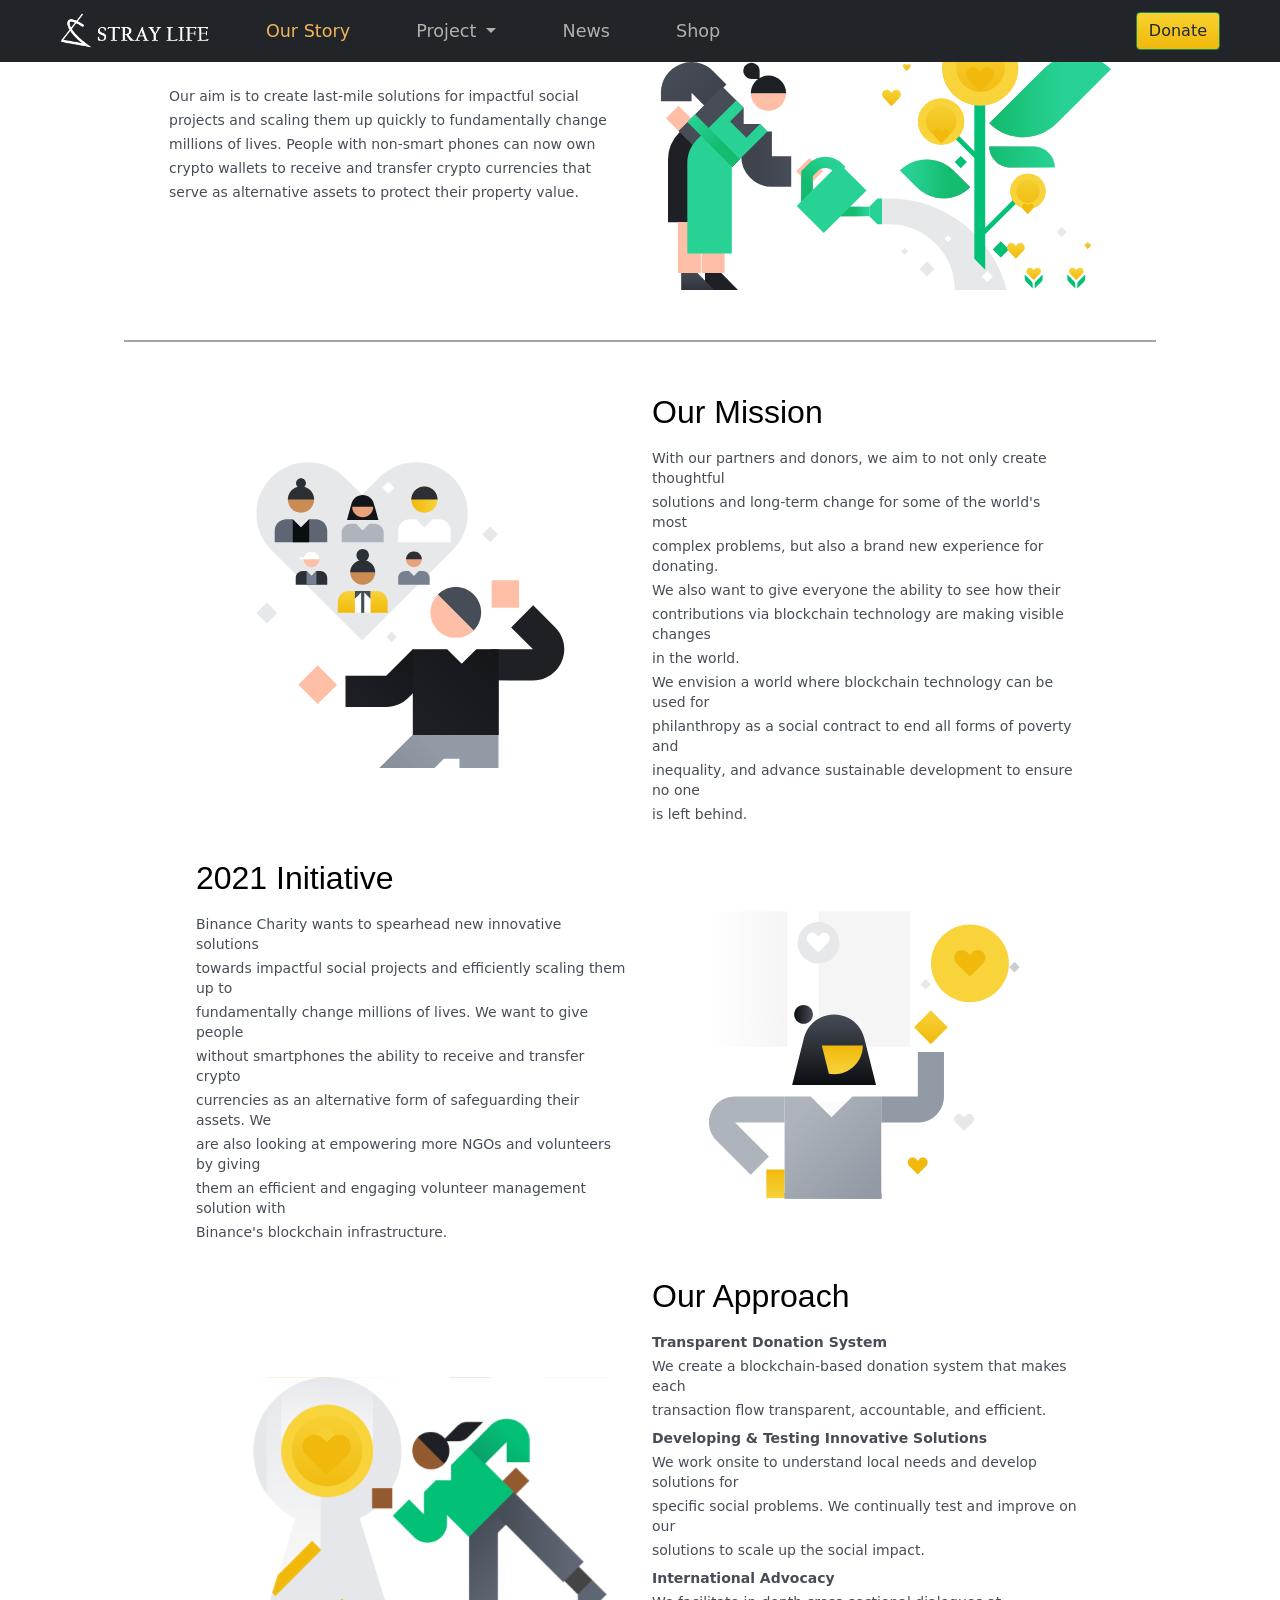
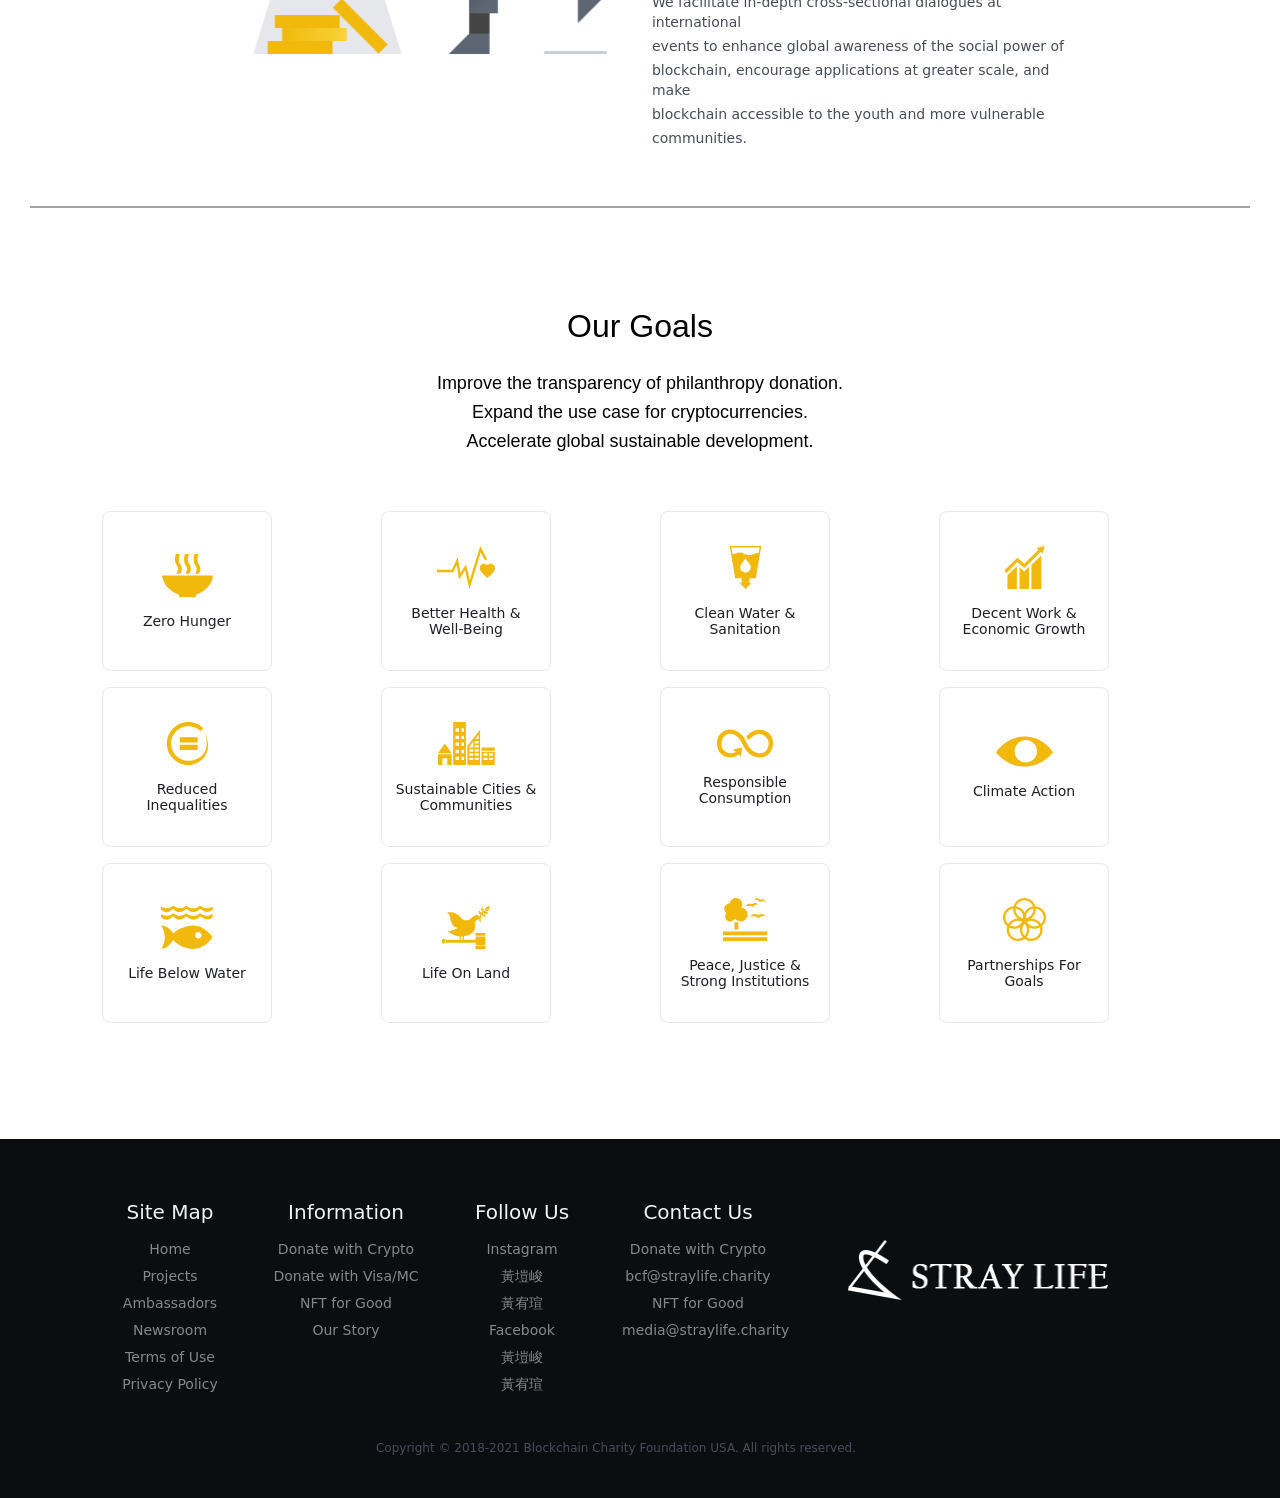
<file: our_story.html>
<!DOCTYPE html>
<html lang="en">
<head>
    <meta charset="UTF-8">
    <meta http-equiv="X-UA-Compatible" content="IE=edge">
    <meta name="viewport" content="width=device-width, initial-scale=1.0">
    <title>STRAY LIFE</title>
    <link href="https://cdn.jsdelivr.net/npm/bootstrap@5.0.2/dist/css/bootstrap.min.css" rel="stylesheet" integrity="sha384-EVSTQN3/azprG1Anm3QDgpJLIm9Nao0Yz1ztcQTwFspd3yD65VohhpuuCOmLASjC" crossorigin="anonymous">
    <link rel="icon" href="img\LOGO黑色版.png">
    <link rel="stylesheet" href="css/bootstrap.min.css">
    <link rel="stylesheet" href="css/ostyle.css">
    <script src="https://cdnjs.cloudflare.com/ajax/libs/popper.js/1.16.0/umd/popper.min.js"></script>
</head>
<body>  
    <div class="all_items">
        
    
        <!-- 回到TOP的BUTTON -->
        <button onclick="topFunction()" id="myBtn" title="Go to top">Top</button>
        <script>
            //Get the button
            var mybutton = document.getElementById("myBtn");
    
            // When the user scrolls down 20px from the top of the document, show the button
            window.onscroll = function() {
                scrollFunction()
            };
    
            function scrollFunction() {
                if (document.body.scrollTop > 20 || document.documentElement.scrollTop > 20) {
                    mybutton.style.display = "block";
                } else {
                    mybutton.style.display = "none";
                }
            }
    
            // When the user clicks on the button, scroll to the top of the document
            function topFunction() {
                document.body.scrollTop = 0;
                document.documentElement.scrollTop = 0;
            }
        </script>
        <div class="container">
            <nav class="navbar navbar-expand-lg navbar-dark bg-dark fixed-top ">
                <a class="navbar-brand" href="index.html"><img src="img\LOGONAME去被.png" style="height:36px;width:100%" alt=""></a>
                <button class="navbar-toggler" type="button" data-toggle="collapse" data-target="#navbarSupportedContent" aria-controls="navbarSupportedContent" aria-expanded="false" aria-label="Toggle navigation">
                <span class="navbar-toggler-icon"></span>
              </button>
                <div class="collapse navbar-collapse " id="navbarSupportedContent">
                    <ul class="navbar-nav mr-auto">
                        <li class="nav-item active">
                            <a class="nav-link " href="our_story.html" style="color:rgb(241, 179, 86);">Our Story<span class="sr-only"></span></a>
                        </li>


                        <!--
                        <li class="nav-item dropdown" role="button" data-toggle="dropdown">
                            <a class="nav-link dropdown-toggle " href="project.html" style="color:#B0B0B0;" id="navbarDropdown" role="button" data-toggle="dropdown" aria-haspopup="true" aria-expanded="false">
                                Project
                            </a>
                            <div class="dropdown-menu" >
                                <a class="dropdown-item" href="#">Action</a>
                                <a class="dropdown-item" href="#">Another action</a>
                                <div class="dropdown-divider"></div>
                                <a class="dropdown-item" href="#">Something else here</a>
                            </div>
                        </li>
                        -->
                        



                        <li class="nav-item dropdown">
                            <a class="nav-link dropdown-toggle" href="project.html" style="color:#B0B0B0;" id="navbarDropdown" role="button" data-toggle="dropdown" aria-haspopup="true" aria-expanded="false">
                                Project
                            </a>
                            <ul class="dropdown-menu" aria-labelledby="navbarDropdown">
                              <li><a class="dropdown-item" href="project.html">project</a></li>
                              <li><a class="dropdown-item" href="#">Another action</a></li>
                              <li><hr class="dropdown-divider"></li>
                              <li><a class="dropdown-item" href="#">Something else here</a></li>
                            </ul>
                        </li>
                        
                        <li class="nav-item">
                            <a class="nav-link " href="#" style="color:#B0B0B0;">News</a>
                        </li>
                        <li class="nav-item">
                            <a class="nav-link disabled" href="#" style="color:#B0B0B0;" tabindex="-1" aria-disabled="true">Shop</a>
                        </li>
                    </ul>
        
        
                </div>
                <button class="btn btn-outline-success my-2 my-sm-0 " type="submit ">Donate</button>
            </nav>
            <div class="o_square">
                <div class="row gy-2">
                    <div class="content_square col col-lg-6 col-md-8 col-12" style="top:0;">
                        <div class="o_title">ABOUT US</div>
                        <div class="o_content">Our aim is to create last-mile solutions for impactful social</div>
                        <div class="o_content">projects and scaling them up quickly to fundamentally change</div>    
                        <div class="o_content">millions of lives. People with non-smart phones can now own</div>    
                        <div class="o_content">crypto wallets to receive and transfer crypto currencies that</div>    
                        <div class="o_content">serve as alternative assets to protect their property value.</div>    
                    </div>
                    <div class="o_pic col col-lg-6 col-md-4 col-12 clearfix">
                        <img src="img/our_story_p1.svg"  width="100%" height="100%">
                    </div>

                </div>
            </div>
            <div class="o_line"></div>
            
        
            <div class="o_square">
                <div class="row gy-2">
                    <div class="o_pic col col-lg-6 col-md-4 col-12 clearfix">
                        <img src="img/our_story_p2.svg" width="100%" height="100%">
                    </div>
                    <div class="content_square col col-lg-6 col-md-8 col-12 clearfix" >
                        <div class="o_title">Our Mission</div>
                        <div class="o_content">With our partners and donors, we aim to not only create thoughtful</div>    
                        <div class="o_content">solutions and long-term change for some of the world's most</div>    
                        <div class="o_content">complex problems, but also a brand new experience for donating.</div>    
                        <div class="o_content">We also want to give everyone the ability to see how their</div>    
                        <div class="o_content">contributions via blockchain technology are making visible changes</div>    
                        <div class="o_content">in the world.</div>    
                        <div class="o_content">We envision a world where blockchain technology can be used for</div>    
                        <div class="o_content">philanthropy as a social contract to end all forms of poverty and</div>    
                        <div class="o_content">inequality, and advance sustainable development to ensure no one</div>    
                        <div class="o_content">is left behind.</div>    
                        
                    </div>
                </div>
            </div>
         
            <div class="o_square">
                <div class="row gy-2">
                    <div class="content_square col col-lg-6 col-md-8 col-12 clearfix" >
                        <div class="o_title">2021 Initiative</div>
                        <div class="o_content">Binance Charity wants to spearhead new innovative solutions </div>
                        <div class="o_content">towards impactful social projects and efficiently scaling them up to </div>
                        <div class="o_content">fundamentally change millions of lives. We want to give people</div>     
                        <div class="o_content">without smartphones the ability to receive and transfer crypto</div>     
                        <div class="o_content">currencies as an alternative form of safeguarding their assets. We</div>     
                        <div class="o_content">are also looking at empowering more NGOs and volunteers by giving</div>    
                        <div class="o_content">them an efficient and engaging volunteer management solution with</div>     
                        <div class="o_content">Binance's blockchain infrastructure.</div>    

                    </div>
                    <div class="o_pic col col-lg-6 col-md-4 col-12 clearfix" >
                        <img src="img/our_story_p3.svg" width="100%" height="365px">
                    </div>
                </div>
            </div>
        
            <div class="o_square">
                <div class="row  gy-2">
                    <div class="o_pic col col-lg-6 col-md-4 col-12 clearfix" >
                        <img src="img/our_story_p4.svg" width="100%" height="365px">
                    </div>
                    <div class="content_square col col-lg-6 col-md-8 col-12 clearfix">
                        <div class="o_title">Our Approach</div>
                            <div class="litle_content_box">
                            <div class="o_content"><b>Transparent Donation System</b></div>
                            <div class="o_content">We create a blockchain-based donation system that makes each</div>
                            <div class="o_content">transaction flow transparent, accountable, and efficient.</div>
                            </div>
                            <div class="litle_content_box">
                            <div class="o_content"><b>Developing & Testing Innovative Solutions</b></div>
                            <div class="o_content">We work onsite to understand local needs and develop solutions for</div>
                            <div class="o_content">specific social problems. We continually test and improve on our</div> 
                            <div class="o_content">solutions to scale up the social impact.</div>
                            </div>
                            <div class="litle_content_box">
                            <div class="o_content"><b>International Advocacy</b></div>
                            <div class="o_content">We facilitate in-depth cross-sectional dialogues at international</div>
                            <div class="o_content">events to enhance global awareness of the social power of</div>
                            <div class="o_content">blockchain, encourage applications at greater scale, and make</div>
                            <div class="o_content">blockchain accessible to the youth and more vulnerable</div>
                            <div class="o_content">communities.</div>
                            </div>
                        </div>
                    </div> 
                    
                </div>
            </div>
    
            <div class="o_line"></div>
            <div class="partner" id="section3">
                <div class="container ">
                    <div class="row">
                        
                        <div class="col-12">
                            <div class="o_goals">Our Goals</div> 
                            <div class="o_goals_content">
                                Improve the transparency of philanthropy donation.<br>
                                Expand the use case for cryptocurrencies.<br>
                                Accelerate global sustainable development.
                            </div>
                        </div>
                    </div>
                    <div class="row">
                        <div class="col-md-2 text-center col col-lg-3 col-md-4 col-6">
                            <a class="name" target="_blank " style="text-decoration:none;" href="http://www.un.org/development/desa/disabilities/envision2030-goal2.html">
                                <img src="img\zero hunger.svg" alt="zero hunger">
                                <div class="g">Zero Hunger</div>
                            </a>
                        </div>
                        <div class="col-md-2 text-center col col-lg-3 col-md-4 col-6">
                            <a class="name" target="_blank " style="text-decoration:none;" href="https://www.un.org/development/desa/disabilities/envision2030-goal3.html">
                                <img src="img\better health.svg" alt="better health">
                                <div class="g">Better Health & <br>Well-Being</div>
                            </a>
        
                        </div>
                        <div class="col-md-2 text-center col col-lg-3 col-md-4 col-6">
                            <a class="name" target="_blank " style="text-decoration:none;" href="https://www.un.org/development/desa/disabilities/envision2030-goal6.html">
                                <img src="img\clean water.svg" alt="clean water">
                                <div class="g">Clean Water & <br>Sanitation</div>
                            </a>
                        </div>
                        <div class="col-md-2 text-center col col-lg-3 col-md-4 col-6">
                            <a class="name" target="_blank " style="text-decoration:none;" href="https://www.un.org/development/desa/disabilities/envision2030-goal8.html">
                                <img src="img\decent work.svg" alt="zero hunger">
                                <div class="g">Decent Work & <br>Economic Growth</div>
                            </a>
                        </div>
                        <div class="col-md-2 text-center col col-lg-3 col-md-4 col-6">
                            <a class="name" target="_blank " style="text-decoration:none;" href="https://www.un.org/development/desa/disabilities/envision2030-goal10.html">
                                <img src="img\reduced.svg" alt="zero hunger">
                                <div class="g">Reduced <br>Inequalities</div>
                            </a>
                        </div>
                        <div class="col-md-2 text-center col col-lg-3 col-md-4 col-6">
                            <a class="name" target="_blank " style="text-decoration:none;" href="https://www.un.org/development/desa/disabilities/envision2030-goal11.html">
                                <img src="img\sustained.svg" alt="zero hunger">
                                <div class="g">Sustainable Cities & <br>Communities</div>
                            </a>
                        </div>
                        <div class="col-md-2 text-center col col-lg-3 col-md-4 col-6">
                            <a class="name" target="_blank " style="text-decoration:none;" href="https://www.un.org/development/desa/disabilities/envision2030-goal12.html">
                                <img src="img\responad.svg" alt="zero hunger">
                                <div class="g">Responsible <br>Consumption</div>
                            </a>
                        </div>
                        <div class="col-md-2 text-center col col-lg-3 col-md-4 col-6">
                            <a class="name" target="_blank " style="text-decoration:none;" href="https://www.un.org/development/desa/disabilities/envision2030-goal13.html">
                                <img src="img\climate.svg" alt="zero hunger">
                                <div class="g">Climate Action</div>
                            </a>
                        </div>
                        <div class="col-md-2 text-center col col-lg-3 col-md-4 col-6">
                            <a class="name" target="_blank " style="text-decoration:none;" href="https://www.un.org/development/desa/disabilities/envision2030-goal14.html">
                                <img src="img\waterlive.svg" alt="zero hunger">
                                <div class="g">Life Below Water</div>
                            </a>
                        </div>
                        <div class="col-md-2 text-center col col-lg-3 col-md-4 col-6">
                            <a class="name" target="_blank " style="text-decoration:none;" href="https://www.un.org/development/desa/disabilities/envision2030-goal15.html">
                                <img src="img\land live.svg" alt="zero hunger">
                                <div class="g">Life On Land</div>
                            </a>
                        </div>
                        <div class="col-md-2 text-center col col-lg-3 col-md-4 col-6">
                            <a class="name" target="_blank " style="text-decoration:none;" href="https://www.un.org/development/desa/disabilities/envision2030-goal16.html">
                                <img src="img\peace.svg" alt="zero hunger">
                                <div class="g">Peace, Justice & <br>Strong Institutions</div>
                            </a>
                        </div>
                        <div class="col-md-2 text-center col col-lg-3 col-md-4 col-6">
                            <a class="name" target="_blank" style="text-decoration:none;" href="https://www.un.org/development/desa/disabilities/envision2030-goal17.html">
                                <img src="img\partnership.svg" alt="zero hunger">
                                <div class="g">Partnerships For Goals</div>
                            </a>
                        </div>
                    </div>
                </div>
            </div>     
        </div>
        
    <footer>
        <div class="footer " id="section4 ">
            <div class="container ">
                <div class="row col-12 ">
                    <div class="row col-md-8 ">
                        <div class="col-md-3 text-center ">
                            <div class="fl ">Site Map </div>
                            <div class="col-12 ">
                                <div class="row-md-2 ">
                                    <a class="fm " href="index.html ">Home</a>
                                </div>
                                <div class="row-md-2 ">
                                    <a class="fm " href="index.html ">Projects</a>
                                </div>
                                <div class="row-md-2 ">
                                    <a class="fm " href="index.html ">Ambassadors</a>
                                </div>
                                <div class="row-md-2 ">
                                    <a class="fm " href="index.html ">Newsroom</a>
                                </div>
                                <div class="row-md-2 ">
                                    <a class="fm " href="index.html ">Terms of Use</a>
                                </div>
                                <div class="row-md-2 ">
                                    <a class="fm " href="index.html ">Privacy Policy</a>
                                </div>
                            </div>
                        </div>
                        <div class="col-md-3 text-center ">
                            <div class="fl ">Information</div>
                            <div class="col-12 ">
                                <div class="row-md-2 ">
                                    <a class="fm " href="index.html ">Donate with Crypto</a>
                                </div>
                                <div class="row-md-2 ">
                                    <a class="fm " href="index.html ">Donate with Visa/MC</a>
                                </div>
                                <div class="row-md-2 ">
                                    <a class="fm " href="index.html ">NFT for Good</a>
                                </div>
                                <div class="row-md-2 ">
                                    <a class="fm " href="index.html ">Our Story</a>
                                </div>
                                <div class="row-md-2 ">
                                    <a class="fm " href="index.html "></a>
                                </div>
                                <div class="row-md-2 ">
                                    <a class="fm " href="index.html "></a>
                                </div>
                            </div>
                        </div>
                        <div class="col-md-3 text-center ">
                            <div class="fl ">Follow Us</div>
                            <div class="col-12 ">
                                <div class="row-md-2 ">
                                    <a class="fm-2 " >Instagram</a>
                                </div>
                                <div class="row-md-2 ">
                                    <a class="fm " target="_blank " style="text-decoration:none;" href="https://www.instagram.com/kai_jun_huang/">黃塏峻</a>
                                </div>
                                <div class="row-md-2 ">
                                    <a class="fm " target="_blank " style="text-decoration:none;" href="https://www.instagram.com/xuanron_/">黃宥瑄</a>
                                </div>
                                <div class="row-md-2 ">
                                    <a class="fm-2 " >Facebook</a>
                                </div>
                                <div class="row-md-2 ">
                                    <a class="fm " target="_blank " style="text-decoration:none;" href="https://www.facebook.com/profile.php?id=100002148278823">黃塏峻</a>
                                </div>
                                <div class="row-md-2 ">
                                    <a class="fm " target="_blank " style="text-decoration:none;" href="https://www.facebook.com/profile.php?id=100009246313723">黃宥瑄</a>
                                </div>
                            </div>
                        </div>
                        <div class="col-md-3 text-center ">
                            <div class="fl ">Contact Us</div>
                            <div class="col-12 ">
                                <div class="row-md-2 ">
                                    <a class="fm " href="index.html ">Donate with Crypto</a>
                                </div>
                                <div class="row-md-2 ">
                                    <a class="fm " href="index.html ">bcf@straylife.charity</a>
                                </div>
                                <div class="row-md-2 ">
                                    <a class="fm " href="index.html ">NFT for Good</a>
                                </div>
                                <div class="row-md-2 ">
                                    <a class="fm " href="index.html ">media@straylife.charity</a>
                                </div>
                                <div class="row-md-2 ">
                                    <a class="fm " href="index.html "></a>
                                </div>
                                <div class="row-md-2 ">
                                    <a class="fm " href="index.html "></a>
                                </div>
                            </div>
                        </div>
                    </div>
                    <div class="row col-md-4 ">
                        <div class=" fc col-md-12 text-center " style=" color: #474d57; ">
                            <div class="fr ">
                                <img src="img\LOGONAME去被.png " alt="cat " style="width:100%; ">
                            </div>
        
                        </div>
                    </div>
                    <div class="row col-md-12 ">
                        <div class="fr text-center ">
                            Copyright © 2018-2021 Blockchain Charity Foundation USA. All rights reserved.
                        </div>
                    </div>
                </div>
            </div>
        </div>
    </footer>
    <script src="https://cdn.jsdelivr.net/npm/@popperjs/core@2.9.2/dist/umd/popper.min.js" integrity="sha384-IQsoLXl5PILFhosVNubq5LC7Qb9DXgDA9i+tQ8Zj3iwWAwPtgFTxbJ8NT4GN1R8p" crossorigin="anonymous"></script>
    <script src="https://cdn.jsdelivr.net/npm/bootstrap@5.0.2/dist/js/bootstrap.min.js" integrity="sha384-cVKIPhGWiC2Al4u+LWgxfKTRIcfu0JTxR+EQDz/bgldoEyl4H0zUF0QKbrJ0EcQF" crossorigin="anonymous"></script>
    <script src="js\vendor\jquery.js "></script>
    <script src="js\vendor\bootstrap.min.js "></script>
    <script src="js\vendor\gsap.min.js "></script>
    <script src="js\vendor\ScrollTrigger.min.js "></script>
    <script src="js/main.js "></script>   
</body>
</html>
</file>
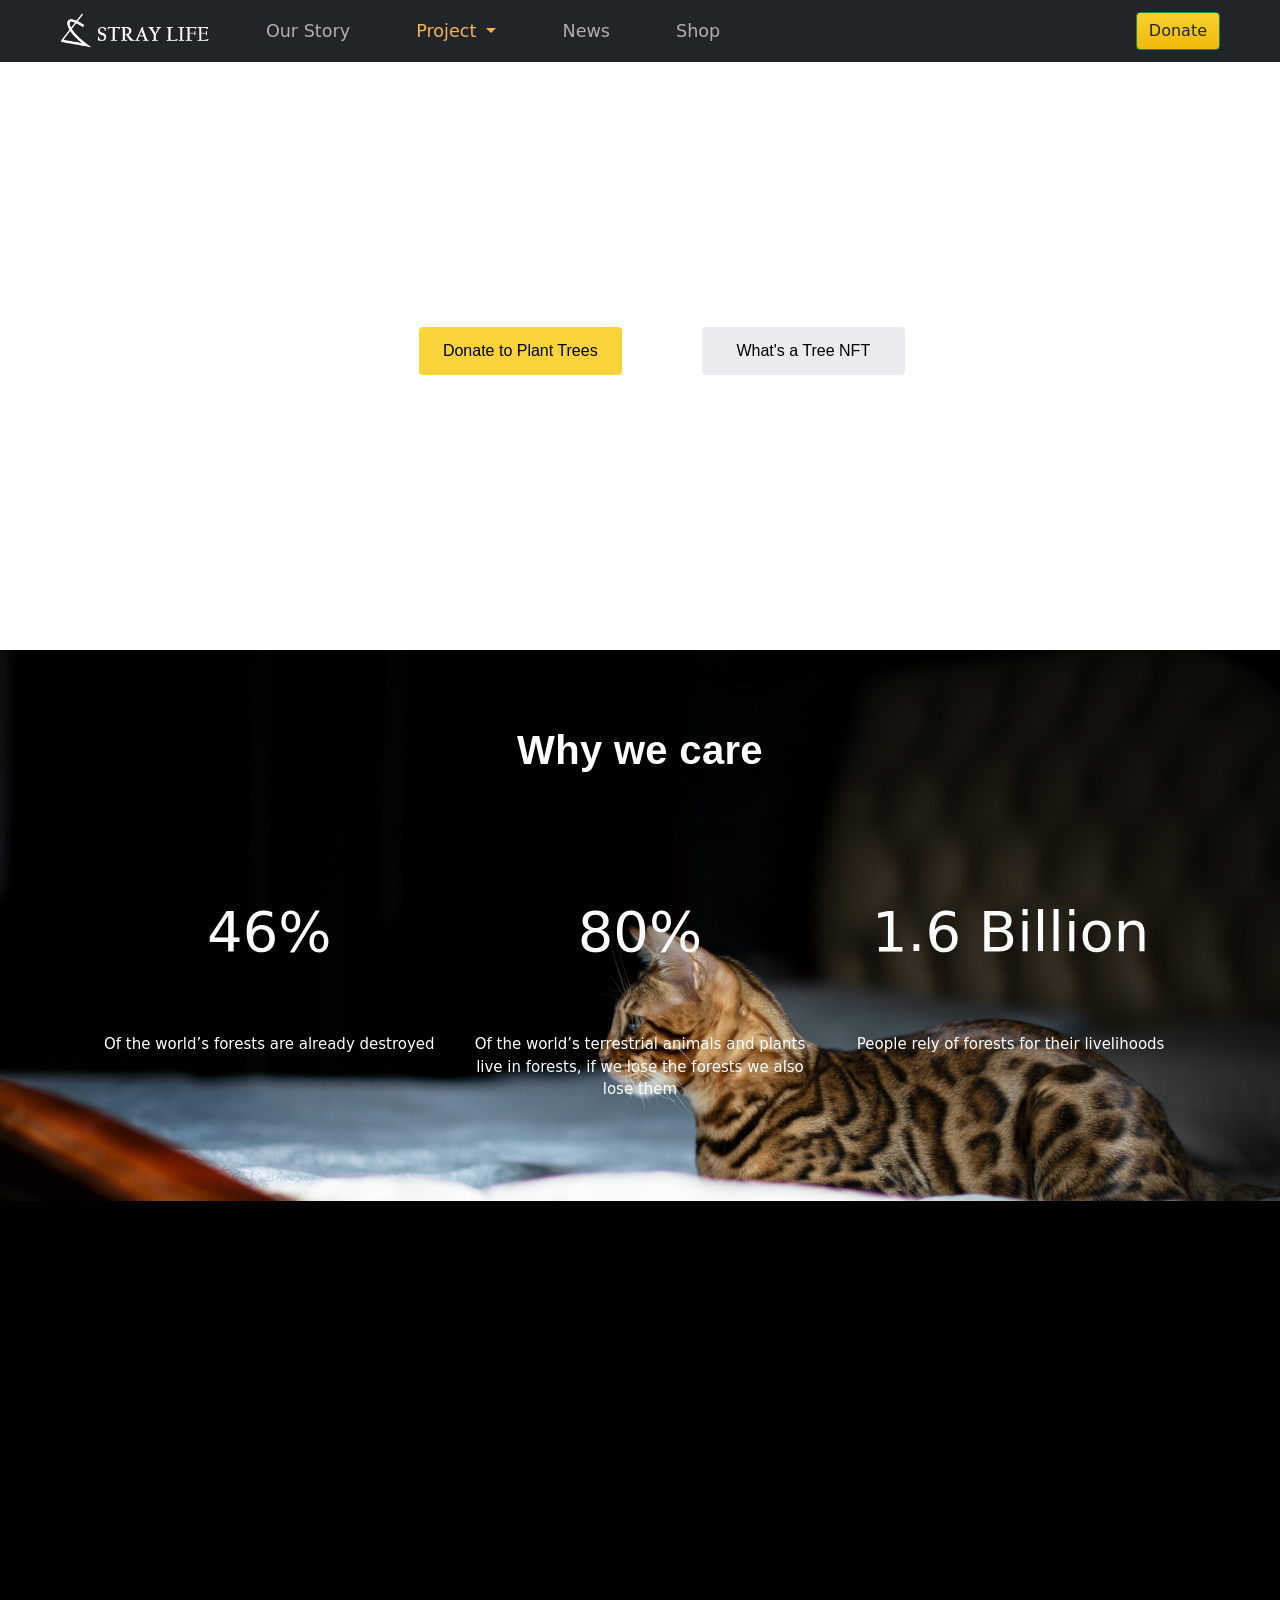
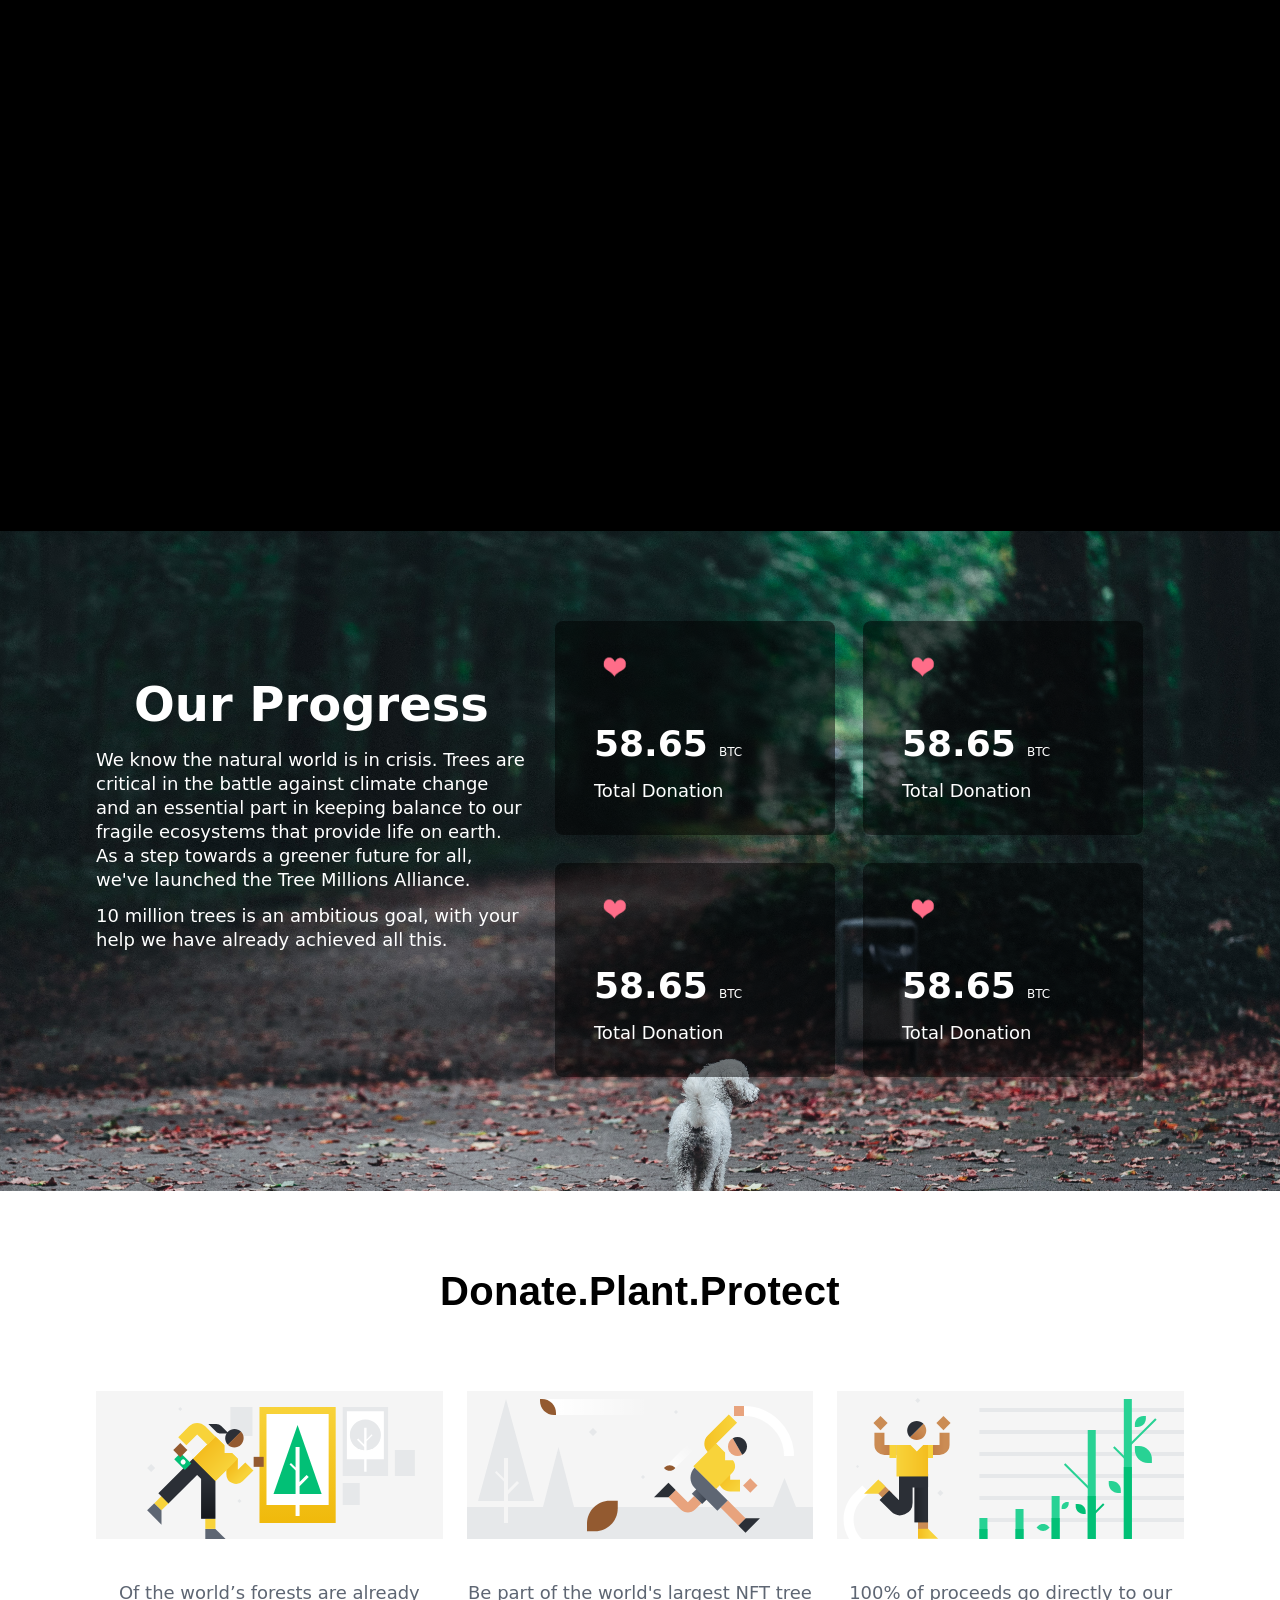
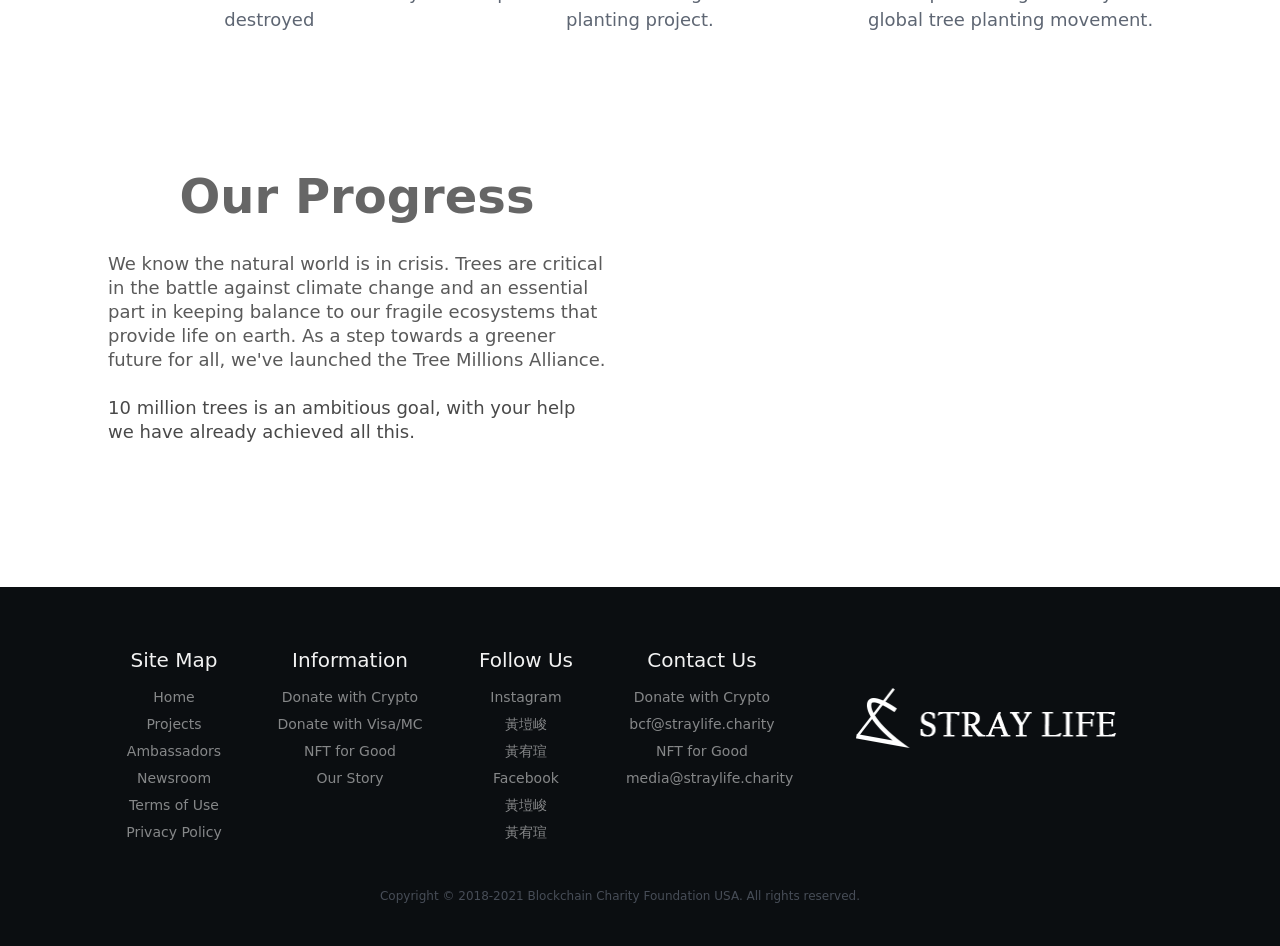
<file: project.html>
<!DOCTYPE html>
<html lang="en">

<head>
    <meta charset="UTF-8">
    <meta name="viewport" content="width=device-width, initial-scale=1.0">
    <title>STRAY LIFE</title>
    <link rel="icon" href="img\LOGO黑色版.png">
    <link href="https://cdn.jsdelivr.net/npm/bootstrap@5.0.2/dist/css/bootstrap.min.css" rel="stylesheet" integrity="sha384-EVSTQN3/azprG1Anm3QDgpJLIm9Nao0Yz1ztcQTwFspd3yD65VohhpuuCOmLASjC" crossorigin="anonymous">
    <link rel="stylesheet" href="css/bootstrap.min.css">
    <link rel="stylesheet" href="css\pstyle.css">
</head>

<body>
    <!-- 回到TOP的BUTTON -->
    <button onclick="topFunction()" id="myBtn" title="Go to top">Top</button>
    <script>
        //Get the button
        var mybutton = document.getElementById("myBtn");

        // When the user scrolls down 20px from the top of the document, show the button
        window.onscroll = function() {
            scrollFunction()
        };

        function scrollFunction() {
            if (document.body.scrollTop > 20 || document.documentElement.scrollTop > 20) {
                mybutton.style.display = "block";
            } else {
                mybutton.style.display = "none";
            }
        }

        // When the user clicks on the button, scroll to the top of the document
        function topFunction() {
            document.body.scrollTop = 0;
            document.documentElement.scrollTop = 0;
        }
    </script>
            <nav class="navbar navbar-expand-lg navbar-light bg-dark fixed-top ">
                <a class="navbar-brand" href="index.html"><img src="img\LOGONAME去被.png" style="height:36px;width:100%" alt=""></a>
                <button class="navbar-toggler" type="button" data-toggle="collapse" data-target="#navbarSupportedContent" aria-controls="navbarSupportedContent" aria-expanded="false" aria-label="Toggle navigation">
                <span class="navbar-toggler-icon"></span>
              </button>
                <div class="collapse navbar-collapse " id="navbarSupportedContent">
                    <ul class="navbar-nav mr-auto">
                        <li class="nav-item active">
                            <a class="nav-link" href="our_story.html" style="color:#B0B0B0;">Our Story<span class="sr-only"></span></a>
                        </li>
                        <li class="nav-item dropdown">
                            <a class="nav-link dropdown-toggle" href="#" style="color:rgb(241, 179, 86);" id="navbarDropdown" role="button" data-toggle="dropdown" aria-haspopup="true" aria-expanded="false">
                      Project
                    </a>
                            <div class="dropdown-menu" aria-labelledby="navbarDropdown">
                                <a class="dropdown-item" href="#">Action</a>
                                <a class="dropdown-item" href="#">Another action</a>
                                <div class="dropdown-divider"></div>
                                <a class="dropdown-item" href="#">Something else here</a>
                            </div>
                        </li>
                        <li class="nav-item">
                            <a class="nav-link" href="#" style="color:#B0B0B0;">News</a>
                        </li>
                        <li class="nav-item">
                            <a class="nav-link disabled" href="#" style="color:#B0B0B0;" tabindex="-1" aria-disabled="true">Shop</a>
                        </li>
                    </ul>
        
        
                </div>
                <button class="btn btn-outline-success my-2 my-sm-0 " type="submit ">Donate</button>
            </nav>
            <div id="trigger" class="trigger">
                <div class="background" id="background">
                    <video muted autoplay playsinline loop>
                        <source src="https://resource.binance.charity/images/b7a980db93e24a86a1ac384372c98a8f_tree-bg-banner-480-h264.mp4" type="video/mp4">
                    </video>
                    <!-- <img src="img\pexels-omar-ramadan-5981109.jpg" alt="cat" style="width:100%;"> -->
                    <div id="text" class="text">
                        Revolutionising global giving with crypto
                    </div>
                    <div id="text2" class="text2">
                        <div class="css-1skahqa">
                            <h1>World's first transparent donation platform</h1>
                            <p>Blockchain Charity Foundation is unlocking the power of blockchain to help stray animals, fight inequality and ensure the health of animals and our planet.</p>
                        </div>
                        <div class="css-95r2iy">
                            <button class="css-1ktkps3">Donate to Plant Trees</button>
                            <button class="css-1ehvgvg">What's a Tree NFT</button>
                        </div>
        
                    </div>
                </div>
            </div>
        
            
        
        
            <div class="value " id="section0">
                <div class="container ">
                    <div class="row ">
                        <div class="col-12 ">
                            <p class="title text-center " style="color:rgb(255, 255, 255) ">Why we care</p>
                        </div>
                    </div>
                    <div class="row ">
                        <div class="col-md-4 text-center ">
        
                            <div class="l " style="color:rgb(255, 255, 255) ">46%</div>
                            <div class="m "></div>
                            <div class="s " style="color:rgb(255, 255, 255) ">Of the world’s forests are already destroyed</div>
                        </div>
                        <div class="col-md-4 text-center ">
        
                            <div class="l " style="color:rgb(255, 255, 255) ">80%</div>
                            <div class="m "></div>
                            <div class="s " style="color:rgb(255, 255, 255) ">Of the world’s terrestrial animals and plants live in forests, if we lose the forests we also lose them</div>
                        </div>
                        <div class="col-md-4 text-center ">
        
                            <div class="l " style="color:rgb(255, 255, 255) ">1.6 Billion</div>
                            <div class="m "></div>
                            <div class="s " style="color:rgb(255, 255, 255) ">People rely of forests for their livelihoods</div>
                        </div>
                    </div>
                </div>
            </div>
            <div class="impact " id="section1 ">
                <div class="container ">
                    <div class="google-maps">
                        <iframe src="https://www.google.com/maps/embed?pb=!1m14!1m8!1m3!1d15403.525007372726!2d105.4270337!3d15.1648648!3m2!1i1024!2i768!4f13.1!3m3!1m2!1s0x0%3A0xfe18c74d9fd44fd5!2sWat+Pa+Phothiyan!5e0!3m2!1sen!2stw!4v1487781323266" width="100vw" height="200"
                            frameborder="0" style="border:0" allowfullscreen></iframe>
                    </div>
                </div>
            </div>
            <div class="value" id="section2">
                <div class="container ">
                    <div class="row col-12 ">
                        <div class="col-md-5 " style="margin-top: 13%; ">
                            <!-- <div class="background-image"> </div> -->
                            <h3 class="text-center " style="margin: 0px 0px 12px; font-size: 48px; line-height: 64px; font-weight: 700; color: rgb(255, 255, 255); ">Our Progress</h3>
                            <div style="color:white;margin:12px 0; font-size: 18px; line-height: 24px; font-weight: 100; ">
                                We know the natural world is in crisis. Trees are critical in the battle against climate change and an essential part in keeping balance to our fragile ecosystems that provide life on earth. As a step towards a greener future for all, we've launched the
                                Tree Millions Alliance.
                            </div>
                            <div style="color:white;margin:12px 0; font-size: 18px; line-height: 24px; font-weight: 100; ">
                                10 million trees is an ambitious goal, with your help we have already achieved all this.
                            </div>
                        </div>
                        <div class="col-md-7 " style="margin-top: 7%; ">
                            <div class="row ">
                                <div class="col-md-6 " style="width: 280px; height: 214px; margin: 14px; padding: 0 39px; display: -webkit-box; display: -webkit-flex; display: -ms-flexbox; display: flex; -webkit-flex-direction: column; -ms-flex-direction: column;
                        flex-direction: column; -webkit-box-pack: center; -webkit-justify-content: center; -ms-flex-pack: center; justify-content: center; -webkit-align-items: flex-start; -webkit-box-align: flex-start; -ms-flex-align: flex-start; align-items: flex-start;
                        background: rgba(0, 0, 0, 0.5); border-radius: 8px; ">
                                    <img src="img\去背愛心.png " class="pr2-1 " style=" width: 48px; margin: 0 0 40px 0; position: relative; left: -2px; ">
                                    <div class="pr2-2 ">
                                        <span class="prl " style=" color: #fff; font-size: 36px; line-height: 24px; font-weight: 700; ">58.65</span>
                                        <span class="prm " style=" padding: 0px 0px 0px 6px; font-size: 12px; font-weight: 200; color: rgb(255, 255, 255); ">BTC</span>
                                    </div>
                                    <h5 class="pr2-3 " style="color: #fff; font-size: 18px; line-height: 24px; ">Total Donation</h5>
                                </div>
                                <div class="col-md-6 " style="width: 280px; height: 214px; margin: 14px; padding: 0 39px; display: -webkit-box; display: -webkit-flex; display: -ms-flexbox; display: flex; -webkit-flex-direction: column; -ms-flex-direction: column;
                        flex-direction: column; -webkit-box-pack: center; -webkit-justify-content: center; -ms-flex-pack: center; justify-content: center; -webkit-align-items: flex-start; -webkit-box-align: flex-start; -ms-flex-align: flex-start; align-items: flex-start;
                        background: rgba(0, 0, 0, 0.5); border-radius: 8px; ">
                                    <img src="img\去背愛心.png " class="pr2-1 " style=" width: 48px; margin: 0 0 40px 0; position: relative; left: -2px; ">
                                    <div class="pr2-2 ">
                                        <span class="prl " style=" color: #fff; font-size: 36px; line-height: 24px; font-weight: 700; ">58.65</span>
                                        <span class="prm " style=" padding: 0px 0px 0px 6px; font-size: 12px; font-weight: 200; color: rgb(255, 255, 255); ">BTC</span>
                                    </div>
                                    <h5 class="pr2-3 " style="color: #fff; font-size: 18px; line-height: 24px; ">Total Donation</h5>
                                </div>
                            </div>
                            <div class="row ">
                                <div class="col-md-6 " style="width: 280px; height: 214px; margin: 14px; padding: 0 39px; display: -webkit-box; display: -webkit-flex; display: -ms-flexbox; display: flex; -webkit-flex-direction: column; -ms-flex-direction: column;
                        flex-direction: column; -webkit-box-pack: center; -webkit-justify-content: center; -ms-flex-pack: center; justify-content: center; -webkit-align-items: flex-start; -webkit-box-align: flex-start; -ms-flex-align: flex-start; align-items: flex-start;
                        background: rgba(0, 0, 0, 0.5); border-radius: 8px; ">
                                    <img src="img\去背愛心.png " class="pr2-1 " style=" width: 48px; margin: 0 0 40px 0; position: relative; left: -2px; ">
                                    <div class="pr2-2 ">
                                        <span class="prl " style=" color: #fff; font-size: 36px; line-height: 24px; font-weight: 700; ">58.65</span>
                                        <span class="prm " style=" padding: 0px 0px 0px 6px; font-size: 12px; font-weight: 200; color: rgb(255, 255, 255); ">BTC</span>
                                    </div>
                                    <h5 class="pr2-3 " style="color: #fff; font-size: 18px; line-height: 24px; ">Total Donation</h5>
                                </div>
                                <div class="col-md-6 " style="width: 280px; height: 214px; margin: 14px; padding: 0 39px; display: -webkit-box; display: -webkit-flex; display: -ms-flexbox; display: flex; -webkit-flex-direction: column; -ms-flex-direction: column;
                        flex-direction: column; -webkit-box-pack: center; -webkit-justify-content: center; -ms-flex-pack: center; justify-content: center; -webkit-align-items: flex-start; -webkit-box-align: flex-start; -ms-flex-align: flex-start; align-items: flex-start;
                        background: rgba(0, 0, 0, 0.5); border-radius: 8px; ">
                                    <img src="img\去背愛心.png " class="pr2-1 " style=" width: 48px; margin: 0 0 40px 0; position: relative; left: -2px; ">
                                    <div class="pr2-2 ">
                                        <span class="prl " style=" color: #fff; font-size: 36px; line-height: 24px; font-weight: 700; ">58.65</span>
                                        <span class="prm " style=" padding: 0px 0px 0px 6px; font-size: 12px; font-weight: 200; color: rgb(255, 255, 255); ">BTC</span>
                                    </div>
                                    <h5 class="pr2-3 " style="color: #fff; font-size: 18px; line-height: 24px; ">Total Donation</h5>
                                </div>
                            </div>
                        </div>
                    </div>
                </div>
            </div>
            </div>
            <div class="DPP" id="section3">
                <div class="container ">
                    <div class="row ">
                        <div class="col-12 ">
                            <p class="title text-center " style="color:black ">Donate.Plant.Protect</p>
                        </div>
                    </div>
                    <div class="row ">
                        <div class="col-md-4 text-center ">
                            <div class="css-1xc5xvw">
                                <img src="img\Purchase.893e45aa.svg ">
                                <div class="l "></div>
                                <div class="m ">Of the world’s forests are already destroyed</div>
                            </div>
                        </div>
                        <div class="col-md-4 text-center ">
                            <div class="css-1xc5xvw">
                                <img src="img\Plant.86dfef56.svg ">
                                <div class="l "></div>
                                <div class="m ">Be part of the world's largest NFT tree planting project.</div>
                            </div>
                        </div>
                        <div class="col-md-4 text-center ">
                            <div class="css-1xc5xvw">
                                <img src="img\Protect.3d83ccfa.svg ">
                                <div class="l "></div>
                                <div class="m ">100% of proceeds go directly to our global tree planting movement.</div>
                            </div>
                        </div>
                    </div>
                </div>
            </div>
        
            <div class="NFT " id="section3 ">
                <div class="container ">
                    <div class="row col-12 " style="margin:12% 0 ">
                        <div class="row col-md-6 ">
                            <h3 class="text-center " style="margin: 0px 0px 12px; font-size: 48px; line-height: 64px; font-weight: 700; color: rgb(102, 102, 102); ">Our Progress</h3>
                            <div style="color:rgb(90, 90, 90);margin:12px 0; font-size: 18px; line-height: 24px; font-weight: 100; ">
                                We know the natural world is in crisis. Trees are critical in the battle against climate change and an essential part in keeping balance to our fragile ecosystems that provide life on earth. As a step towards a greener future for all, we've launched the
                                Tree Millions Alliance.
                            </div>
                            <div style="color:rgb(73, 73, 73);margin:12px 0; font-size: 18px; line-height: 24px; font-weight: 100; ">
                                10 million trees is an ambitious goal, with your help we have already achieved all this.
                            </div>
                        </div>
                        <div class="row col-md-6 ">
                            <!-- <img src="img\Protect.3d83ccfa.svg "> -->
                            <video autoplay muted playsinline loop>
                                <source src="img\a54934aeab584f759124c6fe599c0568_TheAfricanbaobabtree.mp4 " type="video/mp4 ">
                            </video>
                        </div>
                    </div>
                </div>        
            </div>
        </div>
    </div>
    <footer>
        <div class="footer " id="section4 ">
            <div class="container ">
                <div class="row col-12 ">
                    <div class="row col-md-8 ">
                        <div class="col-md-3 text-center ">
                            <div class="fl ">Site Map </div>
                            <div class="col-12 ">
                                <div class="row-md-2 ">
                                    <a class="fm " href="index.html ">Home</a>
                                </div>
                                <div class="row-md-2 ">
                                    <a class="fm " href="index.html ">Projects</a>
                                </div>
                                <div class="row-md-2 ">
                                    <a class="fm " href="index.html ">Ambassadors</a>
                                </div>
                                <div class="row-md-2 ">
                                    <a class="fm " href="index.html ">Newsroom</a>
                                </div>
                                <div class="row-md-2 ">
                                    <a class="fm " href="index.html ">Terms of Use</a>
                                </div>
                                <div class="row-md-2 ">
                                    <a class="fm " href="index.html ">Privacy Policy</a>
                                </div>
                            </div>
                        </div>
                        <div class="col-md-3 text-center ">
                            <div class="fl ">Information</div>
                            <div class="col-12 ">
                                <div class="row-md-2 ">
                                    <a class="fm " href="index.html ">Donate with Crypto</a>
                                </div>
                                <div class="row-md-2 ">
                                    <a class="fm " href="index.html ">Donate with Visa/MC</a>
                                </div>
                                <div class="row-md-2 ">
                                    <a class="fm " href="index.html ">NFT for Good</a>
                                </div>
                                <div class="row-md-2 ">
                                    <a class="fm " href="index.html ">Our Story</a>
                                </div>
                                <div class="row-md-2 ">
                                    <a class="fm " href="index.html "></a>
                                </div>
                                <div class="row-md-2 ">
                                    <a class="fm " href="index.html "></a>
                                </div>
                            </div>
                        </div>
                        <div class="col-md-3 text-center ">
                            <div class="fl ">Follow Us</div>
                            <div class="col-12 ">
                                <div class="row-md-2 ">
                                    <a class="fm-2 " >Instagram</a>
                                </div>
                                <div class="row-md-2 ">
                                    <a class="fm " target="_blank " style="text-decoration:none;" href="https://www.instagram.com/kai_jun_huang/">黃塏峻</a>
                                </div>
                                <div class="row-md-2 ">
                                    <a class="fm " target="_blank " style="text-decoration:none;" href="https://www.instagram.com/xuanron_/">黃宥瑄</a>
                                </div>
                                <div class="row-md-2 ">
                                    <a class="fm-2 " >Facebook</a>
                                </div>
                                <div class="row-md-2 ">
                                    <a class="fm " target="_blank " style="text-decoration:none;" href="https://www.facebook.com/profile.php?id=100002148278823">黃塏峻</a>
                                </div>
                                <div class="row-md-2 ">
                                    <a class="fm " target="_blank " style="text-decoration:none;" href="https://www.facebook.com/profile.php?id=100009246313723">黃宥瑄</a>
                                </div>
                            </div>
                        </div>
                        <div class="col-md-3 text-center ">
                            <div class="fl ">Contact Us</div>
                            <div class="col-12 ">
                                <div class="row-md-2 ">
                                    <a class="fm " href="index.html ">Donate with Crypto</a>
                                </div>
                                <div class="row-md-2 ">
                                    <a class="fm " href="index.html ">bcf@straylife.charity</a>
                                </div>
                                <div class="row-md-2 ">
                                    <a class="fm " href="index.html ">NFT for Good</a>
                                </div>
                                <div class="row-md-2 ">
                                    <a class="fm " href="index.html ">media@straylife.charity</a>
                                </div>
                                <div class="row-md-2 ">
                                    <a class="fm " href="index.html "></a>
                                </div>
                                <div class="row-md-2 ">
                                    <a class="fm " href="index.html "></a>
                                </div>
                            </div>
                        </div>
                    </div>
                    <div class="row col-md-4 ">
                        <div class=" fc col-md-12 text-center " style=" color: #474d57; ">
                            <div class="fr ">
                                <img src="img\LOGONAME去被.png " alt="cat " style="width:100%; ">
                            </div>

                        </div>
                    </div>
                    <div class="row col-md-12 ">
                        <div class="fr text-center ">
                            Copyright © 2018-2021 Blockchain Charity Foundation USA. All rights reserved.
                        </div>
                    </div>
                </div>
            </div>
        </div>
    </footer>
    <script src="https://cdn.jsdelivr.net/npm/@popperjs/core@2.9.2/dist/umd/popper.min.js" integrity="sha384-IQsoLXl5PILFhosVNubq5LC7Qb9DXgDA9i+tQ8Zj3iwWAwPtgFTxbJ8NT4GN1R8p" crossorigin="anonymous"></script>
    <script src="https://cdn.jsdelivr.net/npm/bootstrap@5.0.2/dist/js/bootstrap.min.js" integrity="sha384-cVKIPhGWiC2Al4u+LWgxfKTRIcfu0JTxR+EQDz/bgldoEyl4H0zUF0QKbrJ0EcQF" crossorigin="anonymous"></script>
    <script src="js\vendor\jquery.js "></script>
    <script src="js\vendor\bootstrap.min.js "></script>
    <script src="js\vendor\gsap.min.js "></script>
    <script src="js\vendor\ScrollTrigger.min.js "></script>
    <script src="js/main.js "></script>
</body>

</html>
</file>
<file: css/style.css>
.background {
    display: flex;
    /* width: 100vw; */
    /* height: 100vh; */
    /* background-color: blue; */
    /* margin-left: 20px; */
    justify-content: center;
    align-items: center;
    color: white;
}



#caimg1 {
    background-image: url('../img/pexels-omar-ramadan-5981109.jpg');
    background-size: cover;
    background-repeat: no-repeat;
    /* position: absolute; */
}

#caimg2 {
    background-image: url('../img/pexels-omar-ramadan-5981109.jpg');
    background-size: cover;
    background-repeat: no-repeat;
    /* position: absolute; */
}

#caimg3 {
    background-image: url('../img/pexels-omar-ramadan-5981109.jpg');
    background-size: cover;
    background-repeat: no-repeat;
    /* position: absolute; */
}

.text {
    /* display: flex;
    justify-content: center;
    align-items: center; */
    position: absolute;
    top: 50%;
    left: 40%;
    transform: translate(-50%, -50%);
    color: white;
    font-family: Impact, Haettenschweiler, 'Arial Narrow Bold', sans-serif;
    word-spacing: 3px;
    font-size: 3em;
}

.text2 {
    /* display: flex;
    justify-content: center;
    align-items: center; */
    /* margin-top: 100vh; */
    /* margin-right: 30vh; */
    position: absolute;
    bottom: 3px;
    left: 20%;
    color: white;
    font-family: Impact, Haettenschweiler, 'Arial Narrow Bold', sans-serif;
    font-size: xx-large;
    word-spacing: 3px;
    opacity: 1;
}

.cap-1 {
    box-sizing: border-box;
    margin: 0px 0px 8px;
    min-width: 0px;
    font-weight: 500;
    font-size: 16px;
    line-height: 24px;
    color: rgb(255, 255, 255);
    max-width: 280px;
    font-family: -apple-system, BlinkMacSystemFont, 'Segoe UI', Roboto, 'Helvetica Neue', Arial, 'Noto Sans', sans-serif, 'Apple Color Emoji', 'Segoe UI Emoji', 'Segoe UI Symbol', 'Noto Color Emoji';
}

@media (min-width: 0em) {
    .cap-1 {
        float: none;
        font-size: 24px;
        line-height: 28px;
        font-family: -apple-system, BlinkMacSystemFont, 'Segoe UI', Roboto, 'Helvetica Neue', Arial, 'Noto Sans', sans-serif, 'Apple Color Emoji', 'Segoe UI Emoji', 'Segoe UI Symbol', 'Noto Color Emoji';
    }
}

@media (min-width: 47.9375em) {
    .cap-1 {
        float: none;
        font-size: 48px;
        line-height: 62px;
        color: rgb(255, 255, 255);
        margin-bottom: 12px;
        max-width: 550px;
        font-family: -apple-system, BlinkMacSystemFont, 'Segoe UI', Roboto, 'Helvetica Neue', Arial, 'Noto Sans', sans-serif, 'Apple Color Emoji', 'Segoe UI Emoji', 'Segoe UI Symbol', 'Noto Color Emoji';
    }
}

@media (min-width: 73.75em) {
    .cap-1 {
        font-size: 52px;
        line-height: 61px;
        margin-bottom: 26px;
        font-family: -apple-system, BlinkMacSystemFont, 'Segoe UI', Roboto, 'Helvetica Neue', Arial, 'Noto Sans', sans-serif, 'Apple Color Emoji', 'Segoe UI Emoji', 'Segoe UI Symbol', 'Noto Color Emoji';
    }
}

.cap-2 {
    box-sizing: border-box;
    margin: 0px 0px 16px;
    min-width: 0px;
    font-size: 12px;
    line-height: 16px;
    letter-spacing: 0.32px;
    color: rgb(255, 255, 255);
    max-width: 280px;
    text-overflow: ellipsis;
    display: -webkit-box;
    -webkit-box-orient: vertical;
    -webkit-line-clamp: 7;
    overflow: hidden;
    font-weight: normal;
}

@media (min-width: 0em) {
    .cap-2 {
        display: none;
    }
}

@media (min-width: 47.9375em) {
    .cap-2 {
        float: none;
        display: none;
        font-size: 18px;
        line-height: 20px;
        letter-spacing: 0.16px;
        margin-bottom: 32px;
        max-width: 480px;
    }
}

@media (min-width: 73.75em) {
    .cap-2 {
        display: -webkit-box;
        font-size: 18px;
        line-height: 28px;
        margin-bottom: 64px;
    }
}

.trigger {
    padding: 0vh 0;
}


/* section1(out impact)程式碼如下 */

.impact {
    padding: 60px 0;
    background: black;
}

.impact img {
    box-shadow: 2px 2px 4px gray;
}

.title {
    font-size: 40px;
    color: white;
    font-weight: bold;
    line-height: 5;
    text-align: center;
    font-family: -apple-system, BlinkMacSystemFont, 'Segoe UI', Roboto, Oxygen, Ubuntu, Cantarell, 'Open Sans', 'Helvetica Neue', sans-serif;
}


/* .title_line {
    color: white;
    border-color: #ffffff;
} */

.l {
    box-sizing: border-box;
    margin: 0;
    min-width: 0;
    font-weight: 500;
    font-size: 16px;
    line-height: 24px;
    /* margin: 16px 0 20px; */
    font-size: 24px;
    line-height: 32px;
    width: 100%;
    font-weight: 600;
    margin: 27px 0 16px 0;
}

.m {
    box-sizing: border-box;
    margin: 0px 0px 28px;
    min-width: 0px;
    display: inline-block;
    height: 24px;
    font-size: 18px;
    color: rgb(94, 102, 115);
}

.s {
    box-sizing: border-box;
    margin: 0;
    min-width: 0;
    font-weight: 400;
    font-size: 14px;
    line-height: 20px;
    font-size: 18px;
    line-height: 24px;
    color: #828282;
    -webkit-letter-spacing: 0.16px;
    -moz-letter-spacing: 0.16px;
    -ms-letter-spacing: 0.16px;
    letter-spacing: 0.16px;
    font-family: BinancePlex, Arial, sans-serif!important;
}

.l-1 {
    box-sizing: border-box;
    margin: 40px 0px 0px;
    min-width: 0px;
    color: rgb(255, 255, 255);
    font-size: 56px;
    font-weight: 200;
    text-align: center;
}

.m-1 {
    box-sizing: border-box;
    margin: 0px 0px 28px;
    min-width: 0px;
    display: inline-block;
    height: 24px;
    font-size: 18px;
    color: rgb(94, 102, 115);
}

.s-1 {
    box-sizing: border-box;
    margin: 0px;
    min-width: 0px;
    color: rgb(189, 189, 189);
    font-size: 15px;
    font-weight: 400;
    text-align: center;
}


/* section2(our values)程式碼如下 */

.value {
    padding: 0px 0 100px;
    background: white;
}


/* section3(our partner)程式碼如下 */

.partner {
    padding: 0px 0 100px;
    background: white;
}

.story {
    padding: 50px 0;
    font-size: 18px;
}

.story span {
    font-style: italic;
    font-size: 20px;
    display: block;
    margin-bottom: 10px;
    font-weight: bold;
}

.title_line {
    margin-bottom: 50px;
}

.name img {
    padding: 40px 40px 40px 40px;
}


/* 首頁logo的照片 */

@media (min-width: 768px) {
    /*nav選單*/
    .navbar {
        display: flex;
        padding-left: 60px!important;
        padding-right: 60px!important;
        padding-top: 0;
        padding-bottom: 0;
    }
}


/* navbar的文字部分 */

.navbar-nav {
    font-size: 110%;
    gap: 50px;
    margin: 10px 30px;
}

.banner {
    margin-top: 0%;
    height: 100vh;
}

.banner .container-fluid {
    padding: 1%!important;
}

#myBtn {
    display: none;
    position: fixed;
    bottom: 20px;
    right: 30px;
    z-index: 99;
    font-size: 18px;
    border: none;
    outline: none;
    background-color: rgb(34, 55, 90);
    color: white;
    cursor: pointer;
    padding: 15px;
    border-radius: 4px;
}

#myBtn:hover {
    background-color: rgba(253, 176, 132, 0.932);
}

.btn-outline-success {
    background-image: linear-gradient( 180deg, #F8D12F 0%, #F0B90B 100%);
    color: #212833;
}

.btn-outline-success:hover {
    background-image: linear-gradient( 180deg, #F8D12F 0%, #ddc578 100%);
    color: #212833;
}

.about {
    padding-top: 20px;
    padding-bottom: 90px;
    background: linear-gradient(#fffae9, #ffffff);
    /* 漸層的使用 */
}

input[type=submit] {
    background-color: #ABD0CE;
    color: white;
    cursor: pointer;
    width: 100px!important;
    height: 48px;
}

input[type=submit]:hover {
    background-color: #8ABCB8;
}

footer {
    box-sizing: border-box;
    margin: 0;
    min-width: 0;
    background: #0b0e11;
    position: relative;
    padding: 60px 0 0;
}


/* 幻燈片外框 */

.carousel-item img {
    box-sizing: border-box;
    margin: 0px;
    min-width: 0px;
    display: flex;
    flex-direction: column;
    -webkit-box-pack: center;
    justify-content: center;
    -webkit-box-align: center;
    align-items: center;
    width: auto;
    height: 100vh;
}

.carousel-control-prev-icon {
    height: 60px;
    width: 60px;
}

.carousel-control-next-icon {
    height: 60px;
    width: 60px;
}

.css-aka {
    position: relative;
    right: 15%;
    bottom: 1.25rem;
    left: 15%;
    padding-top: 1.25rem;
    padding-bottom: 1.25rem;
    color: #fff;
    text-align: center;
}

.carousel-caption h5 {
    box-sizing: border-box;
    margin: 0px 0px 8px;
    min-width: 0px;
    font-weight: 500;
    font-size: 16px;
    line-height: 24px;
    color: rgb(255, 255, 255);
    max-width: 280px;
}

#container {
    width: 100%;
    /* height: 100px; */
    position: relative;
    overflow-x: hidden;
    box-sizing: border-box;
    margin: 0;
    min-width: 0;
}

#scrollContainer
/* wraps #content, scrolls */

{
    overflow: auto;
    /* scroll! */
    position: absolute;
    /* make offsetParent */
    top: 0;
    height: 100%;
    width: 100%;
    /* fill parent */
}

body {
    background-color: #fff;
    position: relative;
    padding: 0;
    margin: 0;
    margin: auto;
}

body::-webkit-scrollbar {
    display: none;
}

.fixed {
    position: fixed!important;
    width: 100%!important;
    height: 100%!important;
}

img {
    width: 100%;
    height: auto;
}


/* header */

.contents {
    background-color: #fff;
    color: #000;
    transition: 4s ease-in;
}

.contents a {
    color: #fff;
}

.head {
    height: 100px;
    display: -webkit-flex;
    display: flex;
    -webkit-justify-content: -webkit-space-between;
    justify-content: space-between;
    -webkit-align-items: center;
    align-items: center;
    background-color: #1d3c5a;
    position: relative;
    /* margin-bottom: 33px; */
}

#logo {
    height: 30px;
    width: auto;
    position: absolute;
    top: 0;
    right: 0;
    left: 0;
    bottom: 0;
    margin: auto;
}

.logo_img {
    display: block;
    width: auto;
    height: 30px;
    margin-left: 8%;
    -ms-interpolation-mode: bicubic;
}

header #logo .logo_img img {
    width: auto;
    height: 100%;
}

#pos ul {
    display: flex;
    padding: 0 15px;
}


/* menu */

.pc_hamburger {
    background: none;
    width: 70px;
    height: 56px;
    position: absolute;
    display: flex;
    justify-content: center;
    align-items: center;
    left: 200;
    right: 10;
}

.pc_hamburger svg {
    fill: none;
    stroke-width: 7px;
    stroke-linecap: round;
    stroke-linejoin: round;
}

.pc_hamburger svg use:nth-of-type(1) {
    opacity: 1;
    stroke-dashoffset: 221;
    stroke-dasharray: 46 249;
    transition: stroke-dashoffset 0.12s linear 0.2s, stroke-dasharray 0.12s linear 0.2s, opacity 0s linear 0.2s;
}

.pc_hamburger svg use:nth-of-type(2) {
    -webkit-animation: stroke-animation-reverse 1.2s ease-out forwards;
    animation: stroke-animation-reverse 1.2s ease-out forwards;
}

.pc_hamburger input {
    position: absolute;
    height: 100%;
    width: 100%;
    z-index: 2;
    cursor: pointer;
    opacity: 0;
}

.pc_hamburger input:checked+svg use:nth-of-type(1) {
    stroke-dashoffset: 175;
    stroke-dasharray: 0 295;
    opacity: 0;
    transition: stroke-dashoffset 0.07s linear 0.07s, stroke-dasharray 0.07s linear 0.07s, opacity 0s linear 0.14s;
}

.pc_hamburger input:checked+svg use:nth-of-type(2) {
    -webkit-animation: stroke-animation 1.2s ease-out forwards;
    animation: stroke-animation 1.2s ease-out forwards;
}

@-webkit-keyframes stroke-animation {
    0% {
        stroke-dashoffset: 295;
        stroke-dasharray: 25 270;
    }
    50% {
        stroke-dashoffset: 68;
        stroke-dasharray: 59 236;
    }
    65% {
        stroke-dashoffset: 59;
        stroke-dasharray: 59 236;
    }
    100% {
        stroke-dashoffset: 68;
        stroke-dasharray: 59 236;
    }
}

@keyframes stroke-animation {
    0% {
        stroke-dashoffset: 295;
        stroke-dasharray: 25 270;
    }
    50% {
        stroke-dashoffset: 68;
        stroke-dasharray: 59 236;
    }
    65% {
        stroke-dashoffset: 59;
        stroke-dasharray: 59 236;
    }
    100% {
        stroke-dashoffset: 68;
        stroke-dasharray: 59 236;
    }
}

@-webkit-keyframes stroke-animation-reverse {
    0% {
        stroke-dashoffset: 68;
        stroke-dasharray: 59 236;
    }
    50% {
        stroke-dashoffset: 290;
        stroke-dasharray: 25 270;
    }
    65% {
        stroke-dashoffset: 295;
        stroke-dasharray: 25 270;
    }
    100% {
        stroke-dashoffset: 290;
        stroke-dasharray: 25 270;
    }
}

@keyframes stroke-animation-reverse {
    0% {
        stroke-dashoffset: 68;
        stroke-dasharray: 59 236;
    }
    50% {
        stroke-dashoffset: 290;
        stroke-dasharray: 25 270;
    }
    65% {
        stroke-dashoffset: 295;
        stroke-dasharray: 25 270;
    }
    100% {
        stroke-dashoffset: 290;
        stroke-dasharray: 25 270;
    }
}

.bg {
    position: fixed;
    top: 0;
    left: 0;
    bottom: 0;
    right: 0;
    z-index: -999;
}

.bg img {
    min-height: 100%;
    width: 100%;
}

@media screen and (max-width: 1000px) {
    img.bg {
        left: 50%;
        margin-left: -500px;
    }
}

p {
    color: #fcfcfc;
    box-sizing: border-box;
    min-width: 0px;
    font-size: 24px;
    line-height: 32px;
    width: 720px;
    font-weight: 500;
    letter-spacing: 0.32px;
    color: rgb(255, 255, 255);
    position: relative;
    text-align: center;
    margin: 0px auto;
    font-family: BinancePlex;
    opacity: 1.31111;
    will-change: opacity;
}

.fl {
    box-sizing: border-box;
    margin: 0;
    min-width: 0;
    font-style: normal;
    font-weight: 400;
    font-size: 20px;
    line-height: 26px;
    color: #f2f2f2;
    margin-bottom: 12px;
}

.fm {
    box-sizing: border-box;
    margin: 0;
    min-width: 0;
    display: inline-block;
    font-style: normal;
    font-weight: normal;
    font-size: 14px;
    line-height: 18px;
    color: rgba(255, 255, 255, 0.5);
    cursor: pointer;
    -webkit-transition: color 0.3s;
    transition: color 0.3s;
    margin-bottom: 6px;
    text-decoration: none;
}

.fm-2{
    box-sizing: border-box;
    margin: 0;
    min-width: 0;
    display: inline-block;
    font-style: normal;
    font-weight: normal;
    font-size: 14px;
    line-height: 18px;
    color: rgba(255, 255, 255, 0.5);
    cursor: pointer;
    -webkit-transition: color 0.3s;
    transition: color 0.3s;
    margin-bottom: 6px;
    text-decoration: none;
}

.fm:hover {
    color: rgb(241, 179, 86);
}

.fm-2:hover {
    color: rgb(255, 255, 255, 0.5);
}

.fr {
    box-sizing: border-box;
    margin: 40px 0 40px;
    min-width: 0;
    /* padding: 16px 0; */
    font-style: normal;
    font-weight: normal;
    font-size: 12px;
    line-height: 19px;
    text-align: center;
    color: #474d57;
}

.fc {
    padding-left: 60px;
    font-size: 12px;
}

.i {
    display: flex;
    justify-content: space-between;
    margin-top: 100px;
    gap: 25px;
}

.cart-btn1 {
    display: flex;
    align-items: center;
    justify-content: center;
    width: 101px;
    height: 36px;
    text-decoration: none;
    /* margin-left: 55%; */
    /* margin-top: 19%; */
    background: rgba(160, 160, 160, 0.65);
    border-radius: 10px;
    font-family: Yatra One;
    font-style: normal;
    font-weight: normal;
    font-size: 28px;
    line-height: 41px;
    color: #FFFFFF;
}

.cart-btn1:hover {
    color: rgb(25, 35, 42);
    background-color: rgb(95, 166, 194);
    border: 1px solid rgb(25, 35, 42);
}

.carousel-indicators :active {
    background-color: rgb(255, 217, 0);
}
</file>
<file: css/ostyle.css>
.background {
    display: flex;
    /* width: 100vw; */
    /* height: 100vh; */
    /* background-color: blue; */
    /* margin-left: 20px; */
    justify-content: center;
    align-items: center;
    color: white;
}

/*舊的排版*/

/*@media (min-width: 480px) {
    .main-area {
        padding-right: 0;
    }
}

.row {
    display: flex;
    flex-wrap: wrap;
    margin: 0 -10px;
}

.col {
    width:100%;
    padding: 0 10px;
}

.col-xs-11 {width: 91.662%;}
.col-xs-10 {width: 83.332%;}
.col-xs-9 {width: 75%;}
.col-xs-8 {width: 66.662%;}
.col-xs-7 {width: 58.331%;}
.col-xs-6 {width: 50%;}
.col-xs-5 {width: 41.662%;}
.col-xs-4 {width: 33.332%;}
.col-xs-3 {width: 25%;}
.col-xs-2 {width: 16.662%;}
.col-xs-1 {width: 8.332%;}

@media screen and (min-width: 768px){
    .col-sm-11 {width: 91.662%;}
    .col-sm-10 {width: 83.332%;}
    .col-sm-9 {width: 75%;}
    .col-sm-8 {width: 66.662%;}
    .col-sm-7 {width: 58.331%;}
    .col-sm-6 {width: 50%;}
    .col-sm-5 {width: 41.662%;}
    .col-sm-4 {width: 33.332%;}
    .col-sm-3 {width: 25%;}
    .col-sm-2 {width: 16.662%;}
    .col-sm-1 {width: 8.332%;}
}

@media screen and (min-width: 1024px){
    .col-md-11 {width: 91.662%;}
    .col-md-10 {width: 83.332%;}
    .col-md-9 {width: 75%;}
    .col-md-8 {width: 66.662%;}
    .col-md-7 {width: 58.331%;}
    .col-md-6 {width: 50%;}
    .col-md-5 {width: 41.662%;}
    .col-md-4 {width: 33.332%;}
    .col-md-3 {width: 25%;}
    .col-md-2 {width: 16.662%;}
    .col-md-1 {width: 8.332%;}
}

@media screen and (min-width: 1280px){
    .col-lg-11 {width: 91.662%;}
    .col-lg-10 {width: 83.332%;}
    .col-lg-9 {width: 75%;}
    .col-lg-8 {width: 66.662%;}
    .col-lg-7 {width: 58.331%;}
    .col-lg-6 {width: 50%;}
    .col-lg-5 {width: 41.662%;}
    .col-lg-4 {width: 33.332%;}
    .col-lg-3 {width: 25%;}
    .col-lg-2 {width: 16.662%;}
    .col-lg-1 {width: 8.332%;}
}*/

#section0 {
    background-image: url('../img/pexels-vikki-10418616.jpg');
    background-size: cover;
    background-repeat: no-repeat;
    /* position: absolute; */
}

.text {
    /* display: flex;
    justify-content: center;
    align-items: center; */
    position: absolute;
    top: 50%;
    left: 40%;
    transform: translate(-50%, -50%);
    color: white;
    font-family: Impact, Haettenschweiler, 'Arial Narrow Bold', sans-serif;
    word-spacing: 3px;
    font-size: 3em;
}

.text2 {
    /* display: flex;
    justify-content: center;
    align-items: center; */
    /* margin-top: 100vh; */
    /* margin-right: 30vh; */
    position: absolute;
    top: 90%;
    bottom: 3px;
    left: 20%;
    color: white;
    font-family: Impact, Haettenschweiler, 'Arial Narrow Bold', sans-serif;
    font-size: xx-large;
    opacity: 1;
}

.text2 h1 {
    word-spacing: 7px;
    letter-spacing: 1px;
}

.text1 {
    box-sizing: border-box;
    margin: 0px 0px 8px;
    min-width: 0px;
    color: rgb(71, 77, 87);
    font-size: 18px;
    line-height: 21px;
    font-weight: 400;
}

.text3 {
    box-sizing: border-box;
    margin-top: 0px;
    margin-right: 0px;
    margin-left: 0px;
    min-width: 0px;
    color: rgb(71, 77, 87);
    font-weight: 400;
    font-size: 18px;
    line-height: 21px;
    margin-bottom: 48px !important;
}

.trigger {
    padding: 0vh 0;
}


/* section1(out impact)程式碼如下 */

.impact {
    padding: 60px 0;
    background: black;
}

.impact img {
    box-shadow: 2px 2px 4px gray;
}

.title {
    font-size: 40px;
    color: white;
    font-weight: bold;
    line-height: 3;
    text-align: center;
    font-family: -apple-system, BlinkMacSystemFont, 'Segoe UI', Roboto, Oxygen, Ubuntu, Cantarell, 'Open Sans', 'Helvetica Neue', sans-serif;
}


/* .title_line {
    color: white;
    border-color: #ffffff;
} */

.l {
    box-sizing: border-box;
    margin: 40px 0px 0px;
    min-width: 0px;
    color: rgb(255, 255, 255);
    font-size: 56px;
    font-weight: 200;
    text-align: center;
}

.m {
    box-sizing: border-box;
    margin: 0px 0px 28px;
    min-width: 0px;
    display: inline-block;
    height: 24px;
    font-size: 18px;
    color: rgb(94, 102, 115);
}

.s {
    box-sizing: border-box;
    margin: 0px;
    min-width: 0px;
    color: rgb(189, 189, 189);
    font-size: 15px;
    font-weight: 400;
    text-align: center;
}


/* section2(our values)程式碼如下 */

#section2 {
    background-image: url('../img/pexels-omar-ramadan-5981109.jpg');
    background-size: cover;
    background-repeat: no-repeat;
    /* position: absolute; */
}

.value {
    padding: 0px 0 100px;
    /* background: white; */
}


/* section3(our partner)程式碼如下 */

.partner {
    padding: 0px 0 100px;
    background: white;
}

.story {
    margin: 3% 0;
    padding: 5px 0;
    font-size: 18px;
}

.story span {
    font-style: italic;
    font-size: 20px;
    display: block;
    margin-bottom: 10px;
    font-weight: bold;
}

.title_line {
    margin-bottom: 50px;
}

.name {
    min-width: 0px;
    display: flex;
    flex-direction: column;
    -webkit-box-pack: center;
    justify-content: center;
    -webkit-box-align: center;
    align-items: center;
    width: 170px;
    height: 160px;
    background: rgb(255, 255, 255);
    border: 1px solid rgb(230, 232, 234);
    box-sizing: border-box;
    border-radius: 8px;
    margin: 0px 8px 16px;
    padding: 10px;
}

.name:hover {
    border: 1px solid rgb(240, 185, 11);
    cursor: pointer;
}

.name img {
    box-sizing: border-box;
    margin: 0px;
    min-width: 0px;
    max-width: 100%;
    height: auto;
    width: auto;
    vertical-align: middle;
}


/* 首頁logo的照片 */


/* .navbar-brand img {
    height: 0!important;
} */

@media (min-width: 768px) {
    /*nav選單*/
    .navbar {
        display: flex;
        padding-left: 60px!important;
        padding-right: 60px!important;
        padding-top: 0;
        padding-bottom: 0;
    }
}


/* navbar的文字部分 */

.navbar-nav {
    font-size: 110%;
    gap: 50px;
    margin: 10px 30px;
}

.banner {
    margin-top: 0%;
    height: 100vh;
}

.banner .container-fluid {
    padding: 1%!important;
}

#myBtn {
    display: none;
    position: fixed;
    bottom: 20px;
    right: 30px;
    z-index: 99;
    font-size: 18px;
    border: none;
    outline: none;
    background-color: rgb(34, 55, 90);
    color: white;
    cursor: pointer;
    padding: 15px;
    border-radius: 4px;
}

#myBtn:hover {
    background-color: rgba(253, 176, 132, 0.932);
}

.btn-outline-success {
    background-image: linear-gradient( 180deg, #F8D12F 0%, #F0B90B 100%);
    color: #212833;
}

.btn-outline-success:hover {
    background-image: linear-gradient( 180deg, #F8D12F 0%, #ddc578 100%);
    color: #212833;
}

.about {
    padding-top: 20px;
    padding-bottom: 90px;
    background: linear-gradient(#fffae9, #ffffff);
    /* 漸層的使用 */
}

input[type=submit] {
    background-color: #ABD0CE;
    color: white;
    cursor: pointer;
    width: 100px!important;
    height: 48px;
}

input[type=submit]:hover {
    background-color: #8ABCB8;
}

footer {
    box-sizing: border-box;
    margin: 0;
    min-width: 0;
    background: #0b0e11;
    position: relative;
    padding: 60px 0 0;
}


/* 幻燈片外框 */

.carousel-item img {
    box-sizing: border-box;
    margin: 0px;
    min-width: 0px;
    display: flex;
    /* position: absolute; */
    flex-direction: column;
    -webkit-box-pack: center;
    justify-content: center;
    -webkit-box-align: center;
    align-items: center;
    height: 100vh;
    width: 100vw;
}

.carousel-control-prev-icon {
    height: 60px;
    width: 60px;
}

.carousel-control-next-icon {
    height: 60px;
    width: 60px;
}

#container {
    width: 100%;
    /* height: 100px; */
    position: relative;
    overflow-x: hidden;
    box-sizing: border-box;
    margin: 0;
    min-width: 0;
}

#scrollContainer
/* wraps #content, scrolls */

{
    overflow: auto;
    /* scroll! */
    position: absolute;
    /* make offsetParent */
    top: 0;
    height: 100%;
    width: 100%;
    /* fill parent */
}

body {
    background-color: #fff;
    position: relative;
    padding: 0;
    margin: 0;
    margin: auto;
}

body::-webkit-scrollbar {
    display: none;
}

.fixed {
    position: fixed!important;
    width: 100%!important;
    height: 100%!important;
}

img {
    width: 100%;
    height: auto;
}


/* header */

.contents {
    background-color: #fff;
    color: #000;
    transition: 4s ease-in;
}

.contents a {
    color: #fff;
}

.head {
    height: 100px;
    display: -webkit-flex;
    display: flex;
    -webkit-justify-content: -webkit-space-between;
    justify-content: space-between;
    -webkit-align-items: center;
    align-items: center;
    background-color: #1d3c5a;
    position: relative;
    /* margin-bottom: 33px; */
}

#logo {
    height: 30px;
    width: auto;
    position: absolute;
    top: 0;
    right: 0;
    left: 0;
    bottom: 0;
    margin: auto;
}

.logo_img {
    display: block;
    width: auto;
    height: 30px;
    margin-left: 8%;
    -ms-interpolation-mode: bicubic;
}

header #logo .logo_img img {
    width: auto;
    height: 100%;
}

#pos ul {
    display: flex;
    padding: 0 15px;
}


/* menu */

.pc_hamburger {
    background: none;
    width: 70px;
    height: 56px;
    position: absolute;
    display: flex;
    justify-content: center;
    align-items: center;
    left: 200;
    right: 10;
}

.pc_hamburger svg {
    fill: none;
    stroke-width: 7px;
    stroke-linecap: round;
    stroke-linejoin: round;
}

.pc_hamburger svg use:nth-of-type(1) {
    opacity: 1;
    stroke-dashoffset: 221;
    stroke-dasharray: 46 249;
    transition: stroke-dashoffset 0.12s linear 0.2s, stroke-dasharray 0.12s linear 0.2s, opacity 0s linear 0.2s;
}

.pc_hamburger svg use:nth-of-type(2) {
    -webkit-animation: stroke-animation-reverse 1.2s ease-out forwards;
    animation: stroke-animation-reverse 1.2s ease-out forwards;
}

.pc_hamburger input {
    position: absolute;
    height: 100%;
    width: 100%;
    z-index: 2;
    cursor: pointer;
    opacity: 0;
}

.pc_hamburger input:checked+svg use:nth-of-type(1) {
    stroke-dashoffset: 175;
    stroke-dasharray: 0 295;
    opacity: 0;
    transition: stroke-dashoffset 0.07s linear 0.07s, stroke-dasharray 0.07s linear 0.07s, opacity 0s linear 0.14s;
}

.pc_hamburger input:checked+svg use:nth-of-type(2) {
    -webkit-animation: stroke-animation 1.2s ease-out forwards;
    animation: stroke-animation 1.2s ease-out forwards;
}

@-webkit-keyframes stroke-animation {
    0% {
        stroke-dashoffset: 295;
        stroke-dasharray: 25 270;
    }
    50% {
        stroke-dashoffset: 68;
        stroke-dasharray: 59 236;
    }
    65% {
        stroke-dashoffset: 59;
        stroke-dasharray: 59 236;
    }
    100% {
        stroke-dashoffset: 68;
        stroke-dasharray: 59 236;
    }
}

@keyframes stroke-animation {
    0% {
        stroke-dashoffset: 295;
        stroke-dasharray: 25 270;
    }
    50% {
        stroke-dashoffset: 68;
        stroke-dasharray: 59 236;
    }
    65% {
        stroke-dashoffset: 59;
        stroke-dasharray: 59 236;
    }
    100% {
        stroke-dashoffset: 68;
        stroke-dasharray: 59 236;
    }
}

@-webkit-keyframes stroke-animation-reverse {
    0% {
        stroke-dashoffset: 68;
        stroke-dasharray: 59 236;
    }
    50% {
        stroke-dashoffset: 290;
        stroke-dasharray: 25 270;
    }
    65% {
        stroke-dashoffset: 295;
        stroke-dasharray: 25 270;
    }
    100% {
        stroke-dashoffset: 290;
        stroke-dasharray: 25 270;
    }
}

@keyframes stroke-animation-reverse {
    0% {
        stroke-dashoffset: 68;
        stroke-dasharray: 59 236;
    }
    50% {
        stroke-dashoffset: 290;
        stroke-dasharray: 25 270;
    }
    65% {
        stroke-dashoffset: 295;
        stroke-dasharray: 25 270;
    }
    100% {
        stroke-dashoffset: 290;
        stroke-dasharray: 25 270;
    }
}

.bg {
    position: fixed;
    top: 0;
    left: 0;
    bottom: 0;
    right: 0;
    z-index: -999;
}

.bg img {
    min-height: 100%;
    width: 100%;
}

@media screen and (max-width: 1000px) {
    img.bg {
        left: 50%;
        margin-left: -500px;
    }
}

p {
    color: #fcfcfc;
    box-sizing: border-box;
    min-width: 0px;
    font-size: 24px;
    line-height: 32px;
    width: 720px;
    font-weight: 500;
    letter-spacing: 0.32px;
    color: rgb(255, 255, 255);
    position: relative;
    text-align: center;
    margin: 0px auto;
    font-family: BinancePlex;
    opacity: 1.31111;
    will-change: opacity;
}

.fl {
    box-sizing: border-box;
    margin: 0;
    min-width: 0;
    font-style: normal;
    font-weight: 400;
    font-size: 20px;
    line-height: 26px;
    color: #f2f2f2;
    margin-bottom: 12px;
}

.fm {
    box-sizing: border-box;
    margin: 0;
    min-width: 0;
    display: inline-block;
    font-style: normal;
    font-weight: normal;
    font-size: 14px;
    line-height: 18px;
    color: rgba(255, 255, 255, 0.5);
    cursor: pointer;
    -webkit-transition: color 0.3s;
    transition: color 0.3s;
    margin-bottom: 6px;
    text-decoration: none;
}

.clearfix:before,
.clearfix:after {
  content: "";
  display: table;
}
.clearfix:after {
  clear: both;
}
.clearfix {
  *zoom: 1; /*For IE 6&7 only*/
}

.fm-2{
    box-sizing: border-box;
    margin: 0;
    min-width: 0;
    display: inline-block;
    font-style: normal;
    font-weight: normal;
    font-size: 14px;
    line-height: 18px;
    color: rgba(255, 255, 255, 0.5);
    cursor: pointer;
    -webkit-transition: color 0.3s;
    transition: color 0.3s;
    margin-bottom: 6px;
    text-decoration: none;
}

.fm:hover {
    color: rgb(241, 179, 86);
}

.fm-2:hover {
    color: rgb(255, 255, 255, 0.5);
}


.fr {
    box-sizing: border-box;
    margin: 40px 0 40px;
    min-width: 0;
    /* padding: 16px 0; */
    font-style: normal;
    font-weight: normal;
    font-size: 12px;
    line-height: 19px;
    text-align: center;
    color: #474d57;
}

.fc {
    padding-left: 60px;
    font-size: 12px;
}

.i {
    display: flex;
    justify-content: space-between;
    margin-top: 100px;
    gap: 25px;
}

.v {
    margin: 0px 0px 12px;
    font-size: 48px;
    line-height: 64px;
    font-weight: 700;
    color: rgb(255, 255, 255);
}

.c {
    margin: 12px 0px;
    font-size: 18px;
    line-height: 24px;
    font-weight: 100;
    color: rgb(255, 255, 255);
}

.pr2-1 {
    width: 48px;
    margin: 0 0 40px 0;
    position: relative;
    left: -2px;
}

.pr2-2 {
    margin: 0 0 16px 0;
}

.prl {
    color: #fff;
    font-size: 36px;
    line-height: 24px;
    font-weight: 700;
}

.prm {
    padding: 0px 0px 0px 6px;
    font-size: 12px;
    font-weight: 200;
    color: rgb(255, 255, 255);
}

.google-maps {
    position: relative;
    padding-bottom: 90vh;
    /* 此為地圖長寬比 */
    height: 0;
    overflow: hidden;
}

.google-maps iframe {
    position: absolute;
    top: 0;
    left: 0;
    width: 100% !important;
    height: 100% !important;
}

@media (max-width: 599px) {
    .google-maps {
        position: relative;
        padding-bottom: 75%;
        /* 此為地圖長寬比 */
        height: 0;
        overflow: hidden;
    }
    .google-maps iframe {
        position: absolute;
        top: 0;
        left: 0;
        width: 100% !important;
        height: 100% !important;
    }
}

.css-1ktkps3 {
    width: 203px;
    height: 48px;
    margin: 0 40px;
    background: #F8D33A;
    border-radius: 4px;
    border: none;
    cursor: pointer;
    font-size: 16px;
    font-weight: 500;
    outline: none;
}

.css-1ehvgvg {
    width: 203px;
    height: 48px;
    margin: 0 40px;
    background: #eaecef;
    border-radius: 4px;
    border: none;
    cursor: pointer;
    font-size: 16px;
    font-weight: 500;
    outline: none;
    font-family: BinancePlex, Arial, sans-serif!important;
}

.css-95r2iy {
    display: -webkit-box;
    display: -webkit-flex;
    display: -ms-flexbox;
    display: flex;
    -webkit-flex-direction: row;
    -ms-flex-direction: row;
    flex-direction: row;
    justify-content: center;
    font-family: BinancePlex, Arial, sans-serif!important;
}

.css-1skahqa {
    margin: 0 0 40px;
    text-align: end;
}

.css-1xc5xvw {
    /* margin: 0 40px; */
    display: inline-block;
    text-align: center;
    vertical-align: top;
    -webkit-transition: all 0.3s ease;
    transition: all 0.3s ease;
}

.css-1xc5xvw:hover {
    -webkit-transform: translate(0, -12px);
    -ms-transform: translate(0, -12px);
    transform: translate(0, -12px);
}

.g {
    box-sizing: border-box;
    margin: 16px 0px 0px;
    min-width: 0px;
    font-size: 14px;
    line-height: 16px;
    color: rgb(30, 32, 38);
}

.o_square {
    width:100%;
    display: flex;
    align-items: center;
    justify-content: center;
    gap: 123px;
    margin-top: 30px;
}

.o_title {
    font-family: Arial,sans-serif!important;
    display: flex;
    margin-top: 10px;
    font-size: 32px;
    line-height: 40px;
    color: #000000;
    margin: 0px 0px 16px;
}

@media (max-width:768px) {
    .o_title{
        margin-top: 20%;
    }
}

@media (max-width:768px) {
    .o_title{
        margin-top: 20%;
    }
}

.o_content {
    font-size: 14px;
    line-height: 20px;
    color: #474d57;
    margin-bottom: 4px;
}

.o_line {
    max-width:100%;
    display: flex;
    margin-top: 50px;
    margin-bottom: 50px;
    margin-left: 30px;
    margin-right: 30px;
    border: 1px solid #a3a3a3;
}

.o_pic {
    max-width:100%;
    display: flex;
    align-items: center;
    justify-content: center;
    /*margin-top: 5px;
    margin-bottom: 5px;*/
}

.o_goals {
    max-width:100%;
    font-family: Arial,sans-serif!important;
    display: flex;
    align-items: center;
    justify-content: center;
    font-size: 32px;
    line-height: 37px;
    margin-top: 50px;
    margin-bottom: 24px;
    color: #000000;
}

.o_goals_content {
    font-family: Arial,sans-serif!important;
    font-size: 18px;
    line-height: 29px;
    text-align: center;
    color: #000000;
    margin-bottom: 55px;
}

.litle_content_box {
    font-size: 14px;
    line-height: 20px;
    color: #474d57;
    margin-bottom: 8px;
}

.pic_content {
    margin: 0;
    min-width: 0;
    font-size: 14px;
    line-height: 16px;
    color: #1e2026;
    margin-top: 16px;
}
</file>
